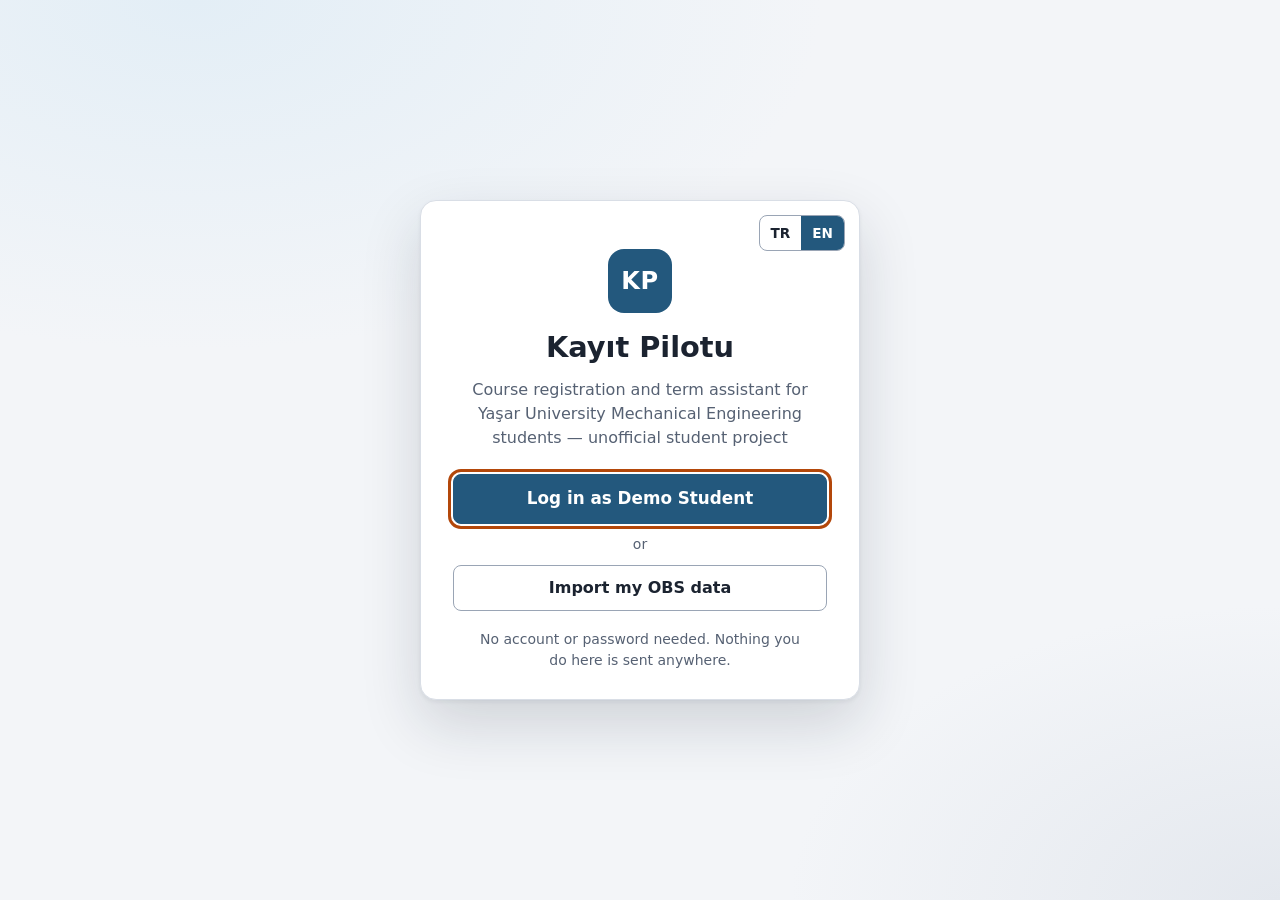
<file: index.html>
<!doctype html>
<html lang="en">
<head>
  <meta charset="utf-8">
  <meta name="viewport" content="width=device-width, initial-scale=1">
  <meta name="color-scheme" content="light dark">
  <meta name="description" content="Kayıt Pilotu: an unofficial student assistant for course registration, attendance, grades, exam dates and the road to graduation.">
  <title>Kayıt Pilotu</title>
  <link rel="stylesheet" href="css/style.css">
</head>
<body>
  <section class="entry" id="entry" data-testid="entry-screen" aria-labelledby="entry-title" hidden>
    <div class="entry-card">
      <div class="entry-lang lang" role="group" aria-label="Language">
        <button type="button" data-act="lang" data-lang="tr" aria-pressed="false" lang="tr" data-testid="entry-lang-tr">TR</button>
        <button type="button" data-act="lang" data-lang="en" aria-pressed="true" lang="en" data-testid="entry-lang-en">EN</button>
      </div>
      <span class="mark-kp mark-lg" aria-hidden="true">KP</span>
      <h1 id="entry-title" class="entry-title">Kayıt Pilotu</h1>
      <p class="entry-sub" id="entry-sub">Course registration and term assistant for Yaşar University Mechanical Engineering students — unofficial student project</p>
      <button type="button" class="btn btn-primary entry-btn" id="entry-login" data-act="enter" data-testid="entry-login">Log in as Demo Student</button>
      <p class="entry-or small muted" id="entry-or">or</p>
      <button type="button" class="btn entry-btn entry-btn-2" id="entry-import" data-act="enter-import" data-testid="entry-import">Import my OBS data</button>
      <p class="entry-note small muted" id="entry-note">No account or password needed. Nothing you do here is sent anywhere.</p>
    </div>
  </section>

  <a class="skip" id="skip" href="#main" data-act="skip">Skip to content</a>

  <header class="topbar">
    <button type="button" class="icon-btn nav-toggle" id="nav-toggle" data-act="nav" aria-controls="sidebar" aria-expanded="false" aria-label="Open menu" data-testid="nav-toggle">
      <svg class="ic" viewBox="0 0 24 24" aria-hidden="true" focusable="false" fill="none" stroke="currentColor" stroke-width="2" stroke-linecap="round"><path d="M4 6h16M4 12h16M4 18h16"/></svg>
    </button>
    <a class="brand" id="brand" href="#home" data-testid="brand"><span class="mark-kp" aria-hidden="true">KP</span><span class="brand-t" id="brand-t">Kayıt Pilotu</span></a>
    <div class="top-right">
      <span class="term-chip" id="term-chip" data-testid="term-chip">2026-2027 Fall</span>
      <div class="lang" id="langgroup" role="group" aria-label="Language">
        <button type="button" data-act="lang" data-lang="tr" id="lang-tr" aria-pressed="false" lang="tr" data-testid="lang-tr">TR</button>
        <button type="button" data-act="lang" data-lang="en" id="lang-en" aria-pressed="true" lang="en" data-testid="lang-en">EN</button>
      </div>
      <div class="who" id="who" data-testid="student-name">
        <span class="avatar" id="who-av" aria-hidden="true"></span>
        <span class="who-txt"><span class="who-name" id="who-name"></span><span class="who-sub" id="who-sub"></span></span>
      </div>
      <button type="button" class="btn btn-small logout" id="logout" data-act="logout" data-testid="logout">Log out</button>
    </div>
  </header>

  <div class="shell">
    <aside class="side" id="sidebar" aria-label="Main menu">
      <nav id="nav"></nav>
    </aside>
    <div class="scrim" data-act="nav-close" aria-hidden="true"></div>
    <div class="content">
      <main id="main" tabindex="-1">
        <noscript><p class="card">This planner requires JavaScript.</p></noscript>
      </main>
      <footer class="foot" id="foot"></footer>
    </div>
  </div>

  <dialog id="dlg-suggest" class="dlg dlg-wide" aria-labelledby="sg-title" data-testid="suggest-modal"><div class="dlg-inner" id="sg-inner"></div></dialog>
  <dialog id="dlg-summary" class="dlg" aria-labelledby="sm-title" data-testid="summary-modal"><div class="dlg-inner" id="sm-inner"></div></dialog>
  <dialog id="dlg-course" class="dlg dlg-drawer" aria-labelledby="cd-title" data-testid="course-drawer"><div class="dlg-inner" id="cd-inner"></div></dialog>

  <div id="print-area" class="print-area" aria-hidden="true"></div>
  <div id="demo-caption" class="demo-caption" popover="manual" data-testid="demo-caption" aria-hidden="true" aria-live="polite"></div>
  <div id="live" class="sr" aria-live="polite"></div>

  <script type="module" src="js/app.js"></script>
</body>
</html>
</file>
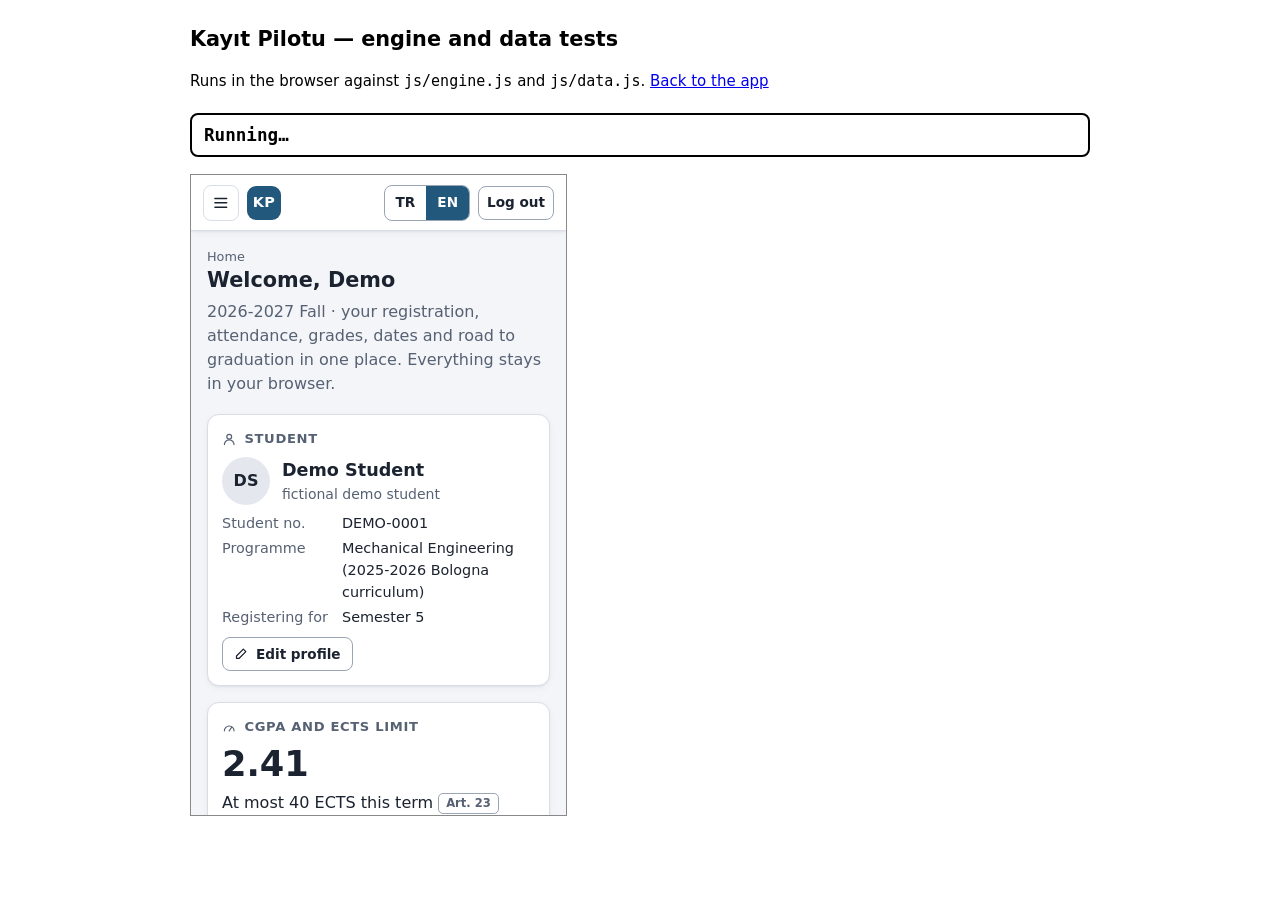
<file: tests.html>
<!doctype html>
<html lang="en">
<head>
  <meta charset="utf-8">
  <meta name="viewport" content="width=device-width, initial-scale=1">
  <meta name="color-scheme" content="light dark">
  <title>Kayıt Pilotu — engine tests</title>
  <style>
    body { font: 15px/1.5 system-ui, sans-serif; max-width: 900px; margin: 24px auto; padding: 0 16px; }
    h1 { font-size: 1.3rem; }
    h2 { font-size: 1rem; margin: 18px 0 4px; }
    ul { list-style: none; padding: 0; margin: 0; font-family: ui-monospace, Menlo, Consolas, monospace; font-size: 13px; }
    .pass::before { content: "PASS  "; font-weight: 700; color: #1d6b45; }
    .fail::before { content: "FAIL  "; font-weight: 700; color: #a3282d; }
    .fail { font-weight: 700; }
    #summary { font: 700 1.1rem ui-monospace, Menlo, Consolas, monospace; margin-top: 20px; padding: 10px 12px; border: 2px solid currentColor; border-radius: 8px; }
    @media (prefers-color-scheme: dark) { .pass::before { color: #7fd3a4; } .fail::before { color: #f29a9a; } }
  </style>
</head>
<body>
  <h1>Kayıt Pilotu — engine and data tests</h1>
  <p>Runs in the browser against <code>js/engine.js</code> and <code>js/data.js</code>. <a href="index.html">Back to the app</a></p>
  <div id="out"></div>
  <p id="summary">Running…</p>

  <script type="module">
    import * as E from './js/engine.js';
    import { NAMES_EN, titleCaseEn, DATA, SEMESTERS, SEMESTER_ECTS, SECTIONS, COURSE_MAP, PREREQS, ELECTIVES, SAMPLE, RULES, DEMO_STUDENT } from './js/data.js';
    import { STR } from './js/i18n.js';
    import * as U from './js/util.js';
    import * as A from './js/attendance.js';
    import * as G from './js/grades.js';
    import * as C from './js/calendar.js';
    import * as I from './js/ics.js';
    import * as M from './js/importer.js';
    import * as K from './js/catalog.js';
    import * as P from './js/plan.js';
    import * as R from './js/roadmap.js';
    import { CALENDAR, CLASS_TERM } from './js/data-extra.js';

    const results = [];
    let section = '';
    const group = (name) => { section = name; };
    const ok = (cond, name, extra = '') => results.push({ section, name: name + (cond || !extra ? '' : '  -> ' + extra), pass: !!cond });
    const eq = (a, b, name) => ok(JSON.stringify(a) === JSON.stringify(b), name, `got ${JSON.stringify(a)}, expected ${JSON.stringify(b)}`);

    const sec = (code, no) => SECTIONS.find((s) => s.course === code && s.no === no);
    const items = (codes, pins) => E.buildItems(codes, DATA, pins);
    const emptyProfile = () => ({ status: {}, cgpa: null, semestersCompleted: 0, graduating: false });
    const sample = () => JSON.parse(JSON.stringify(SAMPLE.profile));

    try {
      // ------------------------------------------------------------------
      group('Data integrity');
      eq(SEMESTERS.map((s) => s.courses.reduce((n, c) => n + c.ects, 0)), [30, 30, 30, 30, 30, 30, 31, 29], 'semester ECTS totals are 30,30,30,30,30,30,31,29');
      ok(SEMESTERS.every((s) => s.courses.reduce((n, c) => n + c.ects, 0) === SEMESTER_ECTS[s.n]), 'each semester total matches the heading in SOURCE_DATA.md');
      eq(SEMESTERS.reduce((n, s) => n + s.ects, 0), 240, 'curriculum totals 240 ECTS');
      eq(SEMESTERS.map((s) => s.courses.length), [6, 7, 8, 7, 6, 5, 7, 5], 'course count per semester');
      eq(ELECTIVES.length, 22, 'department elective pool has 22 courses');
      ok(SECTIONS.every((s) => COURSE_MAP[s.course]), 'every section belongs to a known course', SECTIONS.filter((s) => !COURSE_MAP[s.course]).map((s) => s.course).join(','));
      ok(SECTIONS.every((s) => s.slots.length > 0 && s.slots.every((x) => Number.isInteger(x.d) && x.d >= 0 && x.d <= 6 && Number.isInteger(x.h) && x.h >= E.FIRST_HOUR && x.h <= E.LAST_HOUR)), 'every slot has a valid day (0-6) and hour (8-21)');
      ok(SECTIONS.every((s) => new Set(s.slots.map((x) => x.d * 100 + x.h)).size === s.slots.length), 'no section lists the same slot twice');
      ok(SECTIONS.every((s) => s.cap > 0 && s.room.length > 0), 'every section has a room and a room capacity');
      eq(new Set(SECTIONS.map((s) => s.course + '/' + s.no)).size, SECTIONS.length, 'section numbers are unique per course');
      eq(SECTIONS.length, 109, 'section count matches the source (109 section lines)');
      eq(DATA.sectionsByCourse.PHYS1121.length, 17, 'PHYS1121 has 17 sections');
      eq(DATA.sectionsByCourse.MATH1131.length, 8, 'MATH1131 has 8 sections');
      ok(Object.keys(PREREQS).every((c) => COURSE_MAP[c]), 'every course with a prerequisite exists');
      eq(Object.keys(PREREQS).length, 16, '16 courses have prerequisites');
      ok(sec('TURK1110', 1).online && !sec('ME3220', 1).online, 'rooms starting with X are flagged online');
      eq(sec('ENGR2120', 3).room, 'T(-2 B14)', 'room names containing brackets are parsed');
      ok(COURSE_MAP.SOFL1101.sectionsNotLoaded && !DATA.sectionsByCourse.SOFL1101, 'SOFL1101 is flagged "sections not loaded" and has no invented sections');
      ok(COURSE_MAP.ME4830.noTimetable && E.isOffered(COURSE_MAP.ME4830, DATA), 'ME4830 (internship) is offered without timetable slots');
      eq(COURSE_MAP.ESE4240.name, null, 'ESE4240 has no invented name');
      ok(RULES.every((r) => r.art && r.en && r.tr), 'every rule has an article number and both languages');

      // ------------------------------------------------------------------
      group('Prerequisites (OR groups joined by AND)');
      const pre = (code, passed) => E.evalPrereq(code, new Set(passed), PREREQS);
      ok(!pre('ME3510', []).ok, 'ME3510 blocked with nothing passed');
      eq(pre('ME3510', []).missing.length, 2, 'ME3510 with nothing passed reports both missing groups');
      ok(!pre('ME3510', ['ME2210']).ok, 'ME3510 blocked with only ME2210 (MATH2263 missing)');
      eq(pre('ME3510', ['ME2210']).missing, [['MATH2263']], 'ME3510 with ME2210 reports exactly MATH2263 as missing');
      ok(!pre('ME3510', ['MATH2263']).ok, 'ME3510 blocked with only MATH2263 (mechanics missing)');
      eq(pre('ME3510', ['MATH2263']).missing, [['ME1222', 'ME2211', 'CE2203', 'ME2210']], 'the missing mechanics group lists all alternatives');
      ok(pre('ME3510', ['ME2210', 'MATH2263']).ok, 'ME3510 open with ME2210 and MATH2263');
      ok(pre('ME3510', ['CE2203', 'MATH2263']).ok, 'ME3510 open with old equivalent CE2203 and MATH2263');
      ok(pre('MATH1132', ['MATH131']).ok && !pre('MATH1132', []).ok, 'MATH1132 accepts old code MATH131, blocked without');
      ok(pre('ME4230', ['MATH2263', 'ME3220']).ok && !pre('ME4230', ['ME3220']).ok, 'ME4230 needs MATH2263 and (ME2222 or ME3220)');
      ok(pre('ME4410', ['CHEM1130', 'ME2220']).ok && !pre('ME4410', ['CHEM1130']).ok, 'ME4410 needs chemistry and mechanics of materials');
      ok(pre('ENGR3450', []).ok, 'a course without prerequisites is always open');

      // ------------------------------------------------------------------
      group('CGPA bands and ECTS limits');
      eq(E.cgpaBand(2.0, 4), 'high', 'CGPA 2.00 is in the 40 ECTS band');
      eq(E.cgpaBand(3.4, 4), 'high', 'CGPA 3.40 is in the 40 ECTS band');
      eq(E.cgpaBand(1.99, 4), 'normal', 'CGPA 1.99 is in the normal band');
      eq(E.cgpaBand(1.2, 1), 'normal', 'first two semesters use the normal band');
      eq(E.cgpaBand(null, 4), 'normal', 'missing CGPA uses the normal band');
      const maxFor = (cgpa, sem = 4) => E.ectsLimits({ cgpa, semestersCompleted: sem }).max;
      eq(maxFor(2.0), 40, 'CGPA 2.00 -> 40 ECTS');
      eq(maxFor(2.5), 40, 'CGPA 2.50 -> 40 ECTS');
      eq(maxFor(1.99), 32, 'CGPA 1.99 -> 32 ECTS');
      eq(maxFor(1.75), 32, 'CGPA 1.75 -> 32 ECTS');
      eq(maxFor(1.74), 32, 'CGPA 1.74 -> 32 ECTS');
      eq(maxFor(1.0), 32, 'CGPA 1.00 -> 32 ECTS');
      eq(maxFor(null), 32, 'no CGPA entered -> 32 ECTS');
      eq(maxFor(1.0, 1), 32, 'first-year student -> 32 ECTS');
      eq(maxFor(null, 0), 32, 'first-semester student without CGPA -> 32 ECTS');
      eq(maxFor(2.5, 0), 40, 'CGPA 2.50 -> 40 ECTS even when semesters completed is left at 0');
      eq(E.ectsLimits({ cgpa: 2.5, semestersCompleted: 4 }).article, '23', 'CGPA 2.00 or above cites Art. 23');
      eq(E.ectsLimits({ cgpa: 1.5, semestersCompleted: 4 }).reason, null, 'CGPA below 2.00 needs no extra hint');
      eq(E.ectsLimits({ cgpa: null, semestersCompleted: 4 }).reason, 'noCgpa', 'no CGPA -> hint to enter it');
      eq(E.ectsLimits({ cgpa: null, semestersCompleted: 1 }).reason, 'noCgpa', 'early semesters without CGPA -> hint to enter it');
      ok(!('newMax' in E.ectsLimits({ cgpa: 1.5, semestersCompleted: 4 })), 'there is no new-course sub-limit any more');
      eq(E.ectsSummary(['MATH2263', 'ME3220'], sample(), DATA), { total: 12 }, 'ECTS summary adds up the selected courses');

      // ------------------------------------------------------------------
      group('Overlap detection');
      ok(E.sectionsOverlap(sec('ME3220', 1), sec('ME4610', 1)), 'ME3220(1) and ME4610(1) overlap');
      eq(E.sharedSlots(sec('ME3220', 1).slots, sec('ME4610', 1).slots), [{ d: 1, h: 8 }, { d: 1, h: 9 }], 'they share Tue 08 and Tue 09');
      ok(E.sectionsOverlap(sec('ME3220', 1), sec('ESE4112', 1)), 'ME3220(1) and ESE4112(1) overlap');
      ok(!E.sectionsOverlap(sec('ME3220', 1), sec('ME3320', 1)), 'ME3220(1) and ME3320(1) do not overlap');
      ok(!E.sectionsOverlap(sec('ME3320', 1), sec('ME3420', 1)), 'back-to-back lessons (Fri 08-09 then 10-11) do not overlap');
      ok(E.sectionsOverlap(sec('TURK1110', 2), sec('HIST1110', 2)), 'online lessons at the same time still conflict (TURK1110(2) / HIST1110(2))');
      ok(E.masksOverlap(E.maskOf(sec('HIST1210', 1).slots), E.maskOf(sec('ISG9110', 1).slots)), 'HIST1210(1) and ISG9110(1) conflict (Wed 18-19, both online)');
      eq(E.mergeSlots(sec('ME3220', 1).slots), [{ d: 1, from: 8, to: 9 }, { d: 4, from: 12, to: 13 }], 'consecutive slots merge into ranges');
      eq([E.slotStart(8), E.slotEnd(9)], ['08:40', '10:30'], 'a lesson starts at hh:40 and ends at (hh+1):30');

      // ------------------------------------------------------------------
      group('Combination enumeration');
      eq(E.optionsFor('ENGR3450', DATA).length, 3, 'ENGR3450: sections 3 and 4 have the same times and merge into one option');
      eq(E.optionsFor('ME4910', DATA).length, 4, 'ME4910: 8 sections collapse to 4 distinct timetables');
      eq(E.enumeratePlans(items(['ME3220', 'ME3320', 'ME3420'])).total, 2, 'ME3220 + ME3320 + ME3420 has exactly 2 plans');
      const sampleItems = items(SAMPLE.selected);
      const sampleRes = E.enumeratePlans(sampleItems);
      eq(sampleRes.total, 4, 'sample selection (5 courses) has exactly 4 plans');
      eq(E.enumeratePlans(items(SAMPLE.selected, { ENGR3450: 4 })).total, 2, 'pinning ENGR3450 to section 4 leaves 2 plans');
      eq(E.enumeratePlans(items(['MATH2263', 'ME3420'])).total, 2, 'MATH2263 + ME3420: sections 2 and 4 of MATH2263 are excluded');

      const conflictFree = (its, plan) => {
        const seen = new Set();
        for (let i = 0; i < its.length; i++) for (const s of its[i].options[plan[i]].slots) {
          const k = s.d * 100 + s.h;
          if (seen.has(k)) return false;
          seen.add(k);
        }
        return true;
      };
      ok(sampleRes.plans.every((p) => conflictFree(sampleItems, p)), 'every returned plan is really conflict-free');

      // brute force over raw sections to cross-check the backtracking
      const brute = (codes) => {
        const lists = codes.map((c) => E.optionsFor(c, DATA));
        let n = 0;
        const go = (i, chosen) => {
          if (i === lists.length) { n++; return; }
          for (const o of lists[i]) if (chosen.every((p) => !E.masksOverlap(p.mask, o.mask))) go(i + 1, [...chosen, o]);
        };
        go(0, []);
        return n;
      };
      const y1 = ['PHYS1121', 'MATH1131', 'ENGR1115', 'MATH1100'];
      const y1Items = items(y1);
      const t0 = Date.now();
      const y1Res = E.enumeratePlans(y1Items);
      const ms = Date.now() - t0;
      eq(y1Res.total, brute(y1), 'PHYS1121 (17) x MATH1131 (8) x ENGR1115 x MATH1100: backtracking count equals brute force');
      ok(y1Res.total > 0 && y1Res.plans.every((p) => conflictFree(y1Items, p)), `all ${y1Res.total} first-year plans are conflict-free`);
      ok(ms < 1500, `first-year enumeration is fast (${ms} ms)`);
      const full = items(['PHYS1121', 'MATH1131', 'ENGR1115', 'MATH1100', 'UMFD1020', 'TURK1110', 'HIST1110']);
      const t1 = Date.now();
      const fullRes = E.searchPlans(full, E.DEFAULT_PREFS, { keep: 200 });
      const ms2 = Date.now() - t1;
      ok(fullRes.total > 0 && fullRes.best.length <= 200, `7 first-year courses: ${fullRes.total} plans counted, best 200 kept`);
      ok(ms2 < 4000, `ranked search over 7 courses stays fast (${ms2} ms)`);
      eq(fullRes.total, E.countPlans(full), 'searchPlans and countPlans agree on the total');

      // ------------------------------------------------------------------
      group('Ranking');
      const ranked = E.rankPlans(y1Items, y1Res.plans, { fewDays: false, lateStart: true, fewGaps: false, freeWeekend: false });
      ok(ranked[0].metrics.early === Math.min(...ranked.map((r) => r.metrics.early)), '"no lessons before 10:40" puts a plan with the fewest early lessons first');
      const byDays = E.rankPlans(y1Items, y1Res.plans, { fewDays: true, lateStart: false, fewGaps: false, freeWeekend: false });
      ok(byDays[0].metrics.campusDays === Math.min(...byDays.map((r) => r.metrics.campusDays)), '"fewest days on campus" puts a plan with the fewest campus days first');
      const byGaps = E.rankPlans(y1Items, y1Res.plans, { fewDays: false, lateStart: false, fewGaps: true, freeWeekend: false });
      ok(byGaps[0].metrics.gaps === Math.min(...byGaps.map((r) => r.metrics.gaps)), '"fewest idle gaps" puts a plan with the fewest idle hours first');
      const top = E.searchPlans(y1Items, { fewDays: true, lateStart: false, fewGaps: false, freeWeekend: false }, { keep: 5 });
      eq(top.best[0].cost, byDays[0].cost, 'searchPlans (top-k) finds the same best cost as a full sort');
      const m = E.planMetrics(items(['ME3220']), [0]);
      eq([m.days, m.campusDays, m.early, m.gaps, m.weekendDays, m.first, m.last], [2, 2, 2, 0, 0, 8, 13], 'metrics of ME3220(1): 2 days, 2 early lessons, no gaps');
      eq(E.planMetrics(items(['TURK1110']), [0]).campusDays, 0, 'online-only days are not counted as days on campus');
      const w = E.searchPlans(items(['ME4910']), { fewDays: false, lateStart: false, fewGaps: false, freeWeekend: true });
      eq(w.best[0].metrics.weekendDays, 1, 'ME4910 always uses one weekend day (reported, not hidden)');

      // ------------------------------------------------------------------
      group('No-solution explanation');
      const a = items(['ME3220', 'ME4610']);
      eq(E.enumeratePlans(a).total, 0, 'ME3220 + ME4610 has no conflict-free plan');
      const exA = E.explainNoSolution(a, { keep: { ME3220: 2, ME4610: 1 } });
      eq(exA.pairs.map((p) => [p.a, p.b]), [['ME3220', 'ME4610']], 'the clashing pair ME3220 / ME4610 is named');
      eq(exA.pairs[0].shared, [{ d: 1, h: 8 }, { d: 1, h: 9 }], 'the shared slots are Tue 08 and Tue 09');
      eq(exA.recommended, 'ME4610', 'suggests dropping the elective ME4610 rather than compulsory ME3220');
      eq(exA.plansAfter, 1, 'reports how many plans remain after the drop');
      const b = items(['ME3220', 'ESE4112', 'ME3320']);
      const exB = E.explainNoSolution(b, { keep: { ME3220: 2, ESE4112: 1, ME3320: 2 } });
      eq(exB.pairs.map((p) => [p.a, p.b]), [['ME3220', 'ESE4112']], 'ME3220 / ESE4112 named, uninvolved ME3320 is not');
      eq(exB.singleDrops, ['ESE4112', 'ME3220'], 'only the two clashing courses are offered as drops, elective first');
      const c3 = items(['ME3220', 'ME4610', 'ESE4112']);
      const exC = E.explainNoSolution(c3, {});
      eq(exC.pairs.length, 3, 'ME3220 / ME4610 / ESE4112: all three pairs clash (Tue 08-09)');
      eq(exC.singleDrops, [], 'no single drop is enough for three mutually clashing courses');
      eq(exC.pairDrops.length, 3, 'pairs of drops are proposed instead');
      const pinned = items(['MATH2263', 'ME3420'], { MATH2263: 2 });
      eq(E.enumeratePlans(pinned).total, 0, 'pinning MATH2263(2) next to ME3420 leaves no plan');
      ok(E.explainNoSolution(pinned, { unpinned: items(['MATH2263', 'ME3420']) }).pinsBlame, 'the explanation blames the pinned section');
      const multi = items(['HIST1210', 'ISG9110']);
      ok(E.explainNoSolution(multi).pairs.length === 1, 'two single-section online courses at the same time are reported as a clash');

      // ------------------------------------------------------------------
      group('Classification for this term');
      const cls = E.classify(sample(), DATA);
      eq(cls.MATH2263.cat, 'repeat', 'sample: failed compulsory MATH2263 is "must repeat first"');
      eq(cls.EEE3718.cat, 'blocked', 'sample: EEE3718 is blocked');
      eq(cls.EEE3718.missing, [['MATH2263', 'MATH263']], 'sample: EEE3718 names MATH2263 as the missing prerequisite');
      eq(cls.ME3220.cat, 'eligible', 'sample: ME3220 is eligible');
      eq(cls.ME2220.cat, 'passed', 'sample: ME2220 is already passed');
      eq(cls.ME3410.cat, 'notOffered', 'sample: ME3410 is not offered this term');
      eq(cls.ME4330.cat, 'blocked', 'sample: elective ME4330 is blocked (needs ME3330)');
      eq(cls.ME4830.cat, 'eligible', 'sample: internship ME4830 is eligible (ISG9110 passed)');
      eq(cls.ELECTMEA1.cat, 'slot', 'elective slots are reported as slots, not as courses');
      const cls0 = E.classify(emptyProfile(), DATA);
      eq(cls0.SOFL1101.cat, 'noData', 'empty profile: SOFL1101 is "sections not loaded"');
      eq(cls0.SOFL1102.cat, 'blocked', 'empty profile: SOFL1102 is blocked by SOFL1101');
      eq(cls0.MATH1131.cat, 'eligible', 'empty profile: MATH1131 is eligible');
      eq(cls0.MATH1132.cat, 'blocked', 'empty profile: MATH1132 is blocked by MATH1131');
      const failedElective = sample();
      failedElective.status.ME4610 = 'failed';
      eq(E.classify(failedElective, DATA).ME4610.cat, 'eligible', 'a failed elective is not forced into "must repeat"');
      ok(DATA.courses.every((c) => cls[c.code] && cls[c.code].cat), 'every course gets a category');

      // ------------------------------------------------------------------
      group('Pre-flight check');
      const run = (selected, profile, feasible = true) => Object.fromEntries(E.preflight({ selected, profile, data: DATA, feasible }).map((c) => [c.id, c]));
      const good = run(SAMPLE.selected, sample());
      eq(Object.values(good).map((c) => c.state), ['pass', 'pass', 'pass', 'pass', 'pass'], 'sample plan passes all five checks');
      eq(Object.values(good).map((c) => c.article), ['29(3)', '28(c)', '23', '26', '22(1)'], 'each check cites its article');
      const noRepeat = run(['ME3220', 'ME3320', 'ME3420', 'ENGR3450'], sample());
      eq(noRepeat.repeat.state, 'fail', 'leaving out failed MATH2263 fails the repeat-first check');
      eq(noRepeat.repeat.missingRepeats, ['MATH2263'], 'and names MATH2263');
      eq(run(['ME3220'], sample()).min.state, 'fail', '5 ECTS fails the 20 ECTS minimum');
      const grad = sample();
      grad.graduating = true;
      eq([run(['ME3220'], grad).min.state, run(['ME3220'], grad).min.exceptionUsed], ['pass', true], 'graduating student: minimum does not apply');
      eq(run(['ME3220', 'ME4610'], sample(), false).overlap.state, 'fail', 'an infeasible selection fails the overlap check');
      eq(run(['EEE3718'], sample()).prereq.state, 'fail', 'a course with a missing prerequisite fails the prerequisite check');
      const low = sample();
      low.cgpa = 1.8;
      eq(run(['MATH2263', 'ME3220', 'ME3320', 'ME3420', 'ENGR3450', 'UFND7010'], low).ects.state, 'pass', 'CGPA 1.80: 28 ECTS is within the 32 ECTS limit');
      eq(run(['MATH2263', 'ME3220', 'ME3320', 'ME3420', 'ENGR3450'], low).ects.limits.max, 32, 'CGPA 1.80: limit is 32');
      const low2 = run(['MATH2263', 'ME3220', 'ME3320', 'ME3420', 'ENGR3450', 'UFND7010', 'ESE4212'], low);
      eq([low2.ects.sum.total, low2.ects.state, low2.ects.overTotal], [34, 'fail', true], 'CGPA 1.80: 34 ECTS breaks the 32 ECTS limit while 40 would have allowed it');
      eq(run(['MATH2263', 'ME3220', 'ME3320', 'ME3420', 'ENGR3450', 'UFND7010', 'ESE4212'], sample()).ects.state, 'pass', 'CGPA 2.41: the same 34 ECTS is fine (limit 40)');
      const noCgpa = sample();
      noCgpa.cgpa = null;
      eq(run(['ME3220'], noCgpa).ects.state, 'warn', 'no CGPA entered: ECTS check is a note, limit 32');
      const many = run(['MATH2263', 'ME3220', 'ME3320', 'ME3420', 'ENGR3450', 'ESE4212', 'ENGR4451', 'UFND7010', 'ME4830'], sample());
      eq([many.ects.sum.total, many.ects.state], [44, 'fail'], 'CGPA 2.41: 44 ECTS breaks the 40 ECTS limit');
      const sofl = emptyProfile();
      eq(run(['SOFL1101', 'MATH1131'], sofl).overlap.state, 'warn', 'a course without loaded sections turns the overlap check into a note, not a pass');

      // ------------------------------------------------------------------
      group('Registration helpers');
      eq(E.currentSemester(sample()), 5, 'sample student (4 semesters done) registers for semester 5');
      eq(E.currentSemester(emptyProfile()), 1, 'a new student registers for semester 1');
      eq(E.currentSemester({ semestersCompleted: 11 }), 8, 'past 8 semesters the curriculum ends at semester 8');
      const rp = E.registrationPlan(sample(), DATA);
      eq(rp.semester, 5, 'registration plan is for semester 5');
      eq(rp.locked, ['MATH2263'], 'failed MATH2263 is the only locked retake');
      eq(rp.auto, ['MATH2263', 'ENGR3450', 'ME3220', 'ME3320', 'ME3420'], 'retake first, then the offered compulsory courses of semester 5');
      eq(rp.rows.find((r) => r.code === 'MATH2263').role, 'retake', 'MATH2263 row is marked as a retake (alttan)');
      const eeeRow = rp.rows.find((r) => r.code === 'EEE3718');
      eq([eeeRow.state, eeeRow.missing], ['blocked', [['MATH2263', 'MATH263']]], 'EEE3718 is listed as blocked and names MATH2263');
      ok(!rp.rows.some((r) => r.code === 'UNVELECTME1'), 'elective slots are not listed as compulsory rows');
      ok(!rp.rows.some((r) => r.code === 'ME2220'), 'passed courses are not listed');
      const optCodes = rp.optional.map((o) => o.code);
      ok(['ENGR4451', 'ESE4112', 'ME4610'].every((c) => rp.optional.find((o) => o.code === c && o.group === 'elective' && o.cat === 'eligible')), 'offered department electives can be added');
      eq(rp.optional.find((o) => o.code === 'ME4330').cat, 'blocked', 'blocked elective ME4330 is listed as blocked, not addable');
      ok(!optCodes.includes('ME4110'), 'electives not offered this term are not listed');
      ok(rp.optional.some((o) => o.code === 'UFND7010' && o.group === 'other'), 'earlier course not taken yet (UFND7010) can be added');
      ok(rp.optional.some((o) => o.code === 'ME4830' && o.group === 'other'), 'internship ME4830 can be added');
      ok(!optCodes.some((c) => rp.auto.includes(c)), 'automatic courses are not offered again as optional');
      const notOff = sample();
      notOff.status.ME3410 = 'failed';
      eq(E.registrationPlan(notOff, DATA).rows.find((r) => r.code === 'ME3410'), { code: 'ME3410', role: 'retake', state: 'notOffered', missing: [] }, 'a failed course that is not offered is listed as "not offered", not added');
      const newbie = E.registrationPlan(emptyProfile(), DATA);
      eq(newbie.auto, ['ENGR1115', 'MATH1100', 'MATH1131', 'PHYS1121', 'SOFL1101', 'UMFD1020'], 'a new student gets all semester-1 courses');

      eq(E.composeSelection(rp), rp.auto, 'by default the selection is the automatic list');
      eq(E.composeSelection(rp, { dropped: ['MATH2263', 'ENGR3450'] }), ['MATH2263', 'ME3220', 'ME3320', 'ME3420'], 'a locked retake cannot be dropped; other compulsory courses can');
      eq(E.composeSelection(rp, { added: ['ENGR4451', 'ME4330', 'ME4110', 'ENGR4451'] }), [...rp.auto, 'ENGR4451'], 'only addable courses are added, once');
      eq(E.ectsSummary(E.composeSelection(rp), sample(), DATA).total, 27, 'sample registration starts with 27 ECTS');

      ok(E.needsSection('ME3220', DATA) && !E.needsSection('ME4830', DATA) && !E.needsSection('SOFL1101', DATA), 'needsSection: timed courses only');
      eq(E.resolveSections(rp.auto, {}, DATA), { ME3220: 1, ME3420: 1 }, 'single-section courses are chosen automatically');
      eq(E.resolveSections(rp.auto, { MATH2263: 3, ENGR3450: 4 }, DATA), { MATH2263: 3, ENGR3450: 4, ME3220: 1, ME3420: 1 }, 'picked sections are kept');
      eq(E.resolveSections(['MATH2263'], { MATH2263: 9 }, DATA), {}, 'a section number that does not exist is ignored');
      eq(E.resolveSections(['ME4830', 'SOFL1101'], {}, DATA), {}, 'courses without timed sections need no section');

      const chosen = E.chosenSections({ ME3220: 1, ME3420: 1 }, DATA);
      eq(chosen.map((c) => [c.code, c.no, c.slots.length]), [['ME3220', 1, 4], ['ME3420', 1, 4]], 'chosenSections returns the slots of each chosen section');
      const mc = E.sectionConflicts('MATH2263', chosen, DATA);
      eq(mc.map((x) => [x.option.nos, x.clashes.map((c) => c.code)]), [[[1], []], [[2], ['ME3420']], [[3], []], [[4], ['ME3420']]], 'MATH2263: sections 2 and 4 clash with ME3420, 1 and 3 are free');
      eq(mc[1].clashes[0].shared, [{ d: 2, h: 8 }, { d: 2, h: 9 }], 'the clash is named with its slots (Wed 08:40 and 09:40)');
      const ec = E.sectionConflicts('ESE4112', chosen, DATA);
      eq([ec[0].clashes[0].code, ec[0].clashes[0].shared[0]], ['ME3220', { d: 1, h: 8 }], 'ESE4112 clashes with ME3220 on Tuesday 08:40');
      eq(E.sectionConflicts('ME3220', chosen, DATA)[0].clashes, [], 'a course is never reported as clashing with itself');
      eq(E.chosenClashes(chosen), [], 'ME3220(1) and ME3420(1) do not clash');
      eq(E.chosenClashes(E.chosenSections({ ME3220: 1, ME4610: 1 }, DATA)).map((p) => [p.a, p.b, p.shared.length]), [['ME3220', 'ME4610', 2]], 'chosenClashes finds ME3220(1) / ME4610(1)');

      eq(['MATH2263', 'ME3220', 'ENGR4451', 'ME4830', 'UFND7010'].map((c) => E.courseRole(c, sample(), DATA)), ['retake', 'compulsory', 'elective', 'internship', 'compulsory'], 'course roles: retake, compulsory, elective, internship');

      // Whole flow on the sample student: auto list -> best plan -> all checks pass.
      const flowItems = items(E.composeSelection(rp));
      const flow = E.searchPlans(flowItems, E.DEFAULT_PREFS);
      eq(flow.total, 4, 'automatic list of the sample student has exactly 4 conflict-free timetables');
      const picks = {};
      flowItems.forEach((it, i) => { const o = it.options[flow.best[0].plan[i]]; if (!o.untimed) picks[it.code] = o.nos[0]; });
      const resolved = E.resolveSections(E.composeSelection(rp), picks, DATA);
      eq(Object.keys(resolved).length, 5, 'using the best plan gives a section for every course');
      eq(E.chosenClashes(E.chosenSections(resolved, DATA)), [], 'the best plan has no clash');
      const flowChecks = E.preflight({ selected: E.composeSelection(rp), profile: sample(), data: DATA, feasible: E.isFeasible(items(E.composeSelection(rp), resolved)) });
      eq(flowChecks.map((c) => c.state), ['pass', 'pass', 'pass', 'pass', 'pass'], 'the sample registration passes all five checks');

      // ------------------------------------------------------------------
      group('Interface texts and demo data');
      const enKeys = Object.keys(STR.en).sort();
      const trKeys = Object.keys(STR.tr).sort();
      eq(enKeys.filter((k) => !STR.tr[k]), [], 'every English key has a Turkish text');
      eq(trKeys.filter((k) => !STR.en[k]), [], 'every Turkish key has an English text');
      ok(DEMO_STUDENT && /Demo/.test(DEMO_STUDENT.name) && /Demo/.test(DEMO_STUDENT.advisor), 'demo student and advisor are visibly fictional placeholders');
      ok(DATA.courses.every((c) => typeof c.nameEn === 'string' && c.nameEn.length > 0), 'every course code in the data has an English name', DATA.courses.filter((c) => !c.nameEn).map((c) => c.code).join(','));
      ok(Object.keys(NAMES_EN).length >= 60 && ELECTIVES.every((c) => NAMES_EN[c.code]), 'English names cover the curriculum and the elective pool');
      eq(titleCaseEn('DIFFERENTIAL EQUATIONS AND DYNAMICAL SYSTEMS'), 'Differential Equations and Dynamical Systems', 'title case keeps small words lower case');
      eq(titleCaseEn('INTRODUCTION TO ME'), 'Introduction to ME', 'title case keeps ME upper case');
      eq(titleCaseEn('ENGINEERING MECHANICS II'), 'Engineering Mechanics II', 'title case keeps roman numerals');
      eq(titleCaseEn('GEN-AI FOR ENGINEERING APPLICATIONS'), 'Gen-AI for Engineering Applications', 'title case handles Gen-AI and for');

      // ------------------------------------------------------------------
      group('Number guards (no NaN on screen)');
      eq([U.toNum('1,88'), U.toNum(' 2.5 '), U.toNum('-3'), U.toNum('.5'), U.toNum(7)], [1.88, 2.5, -3, 0.5, 7], 'toNum accepts decimal comma, spaces, sign, leading dot');
      eq([U.toNum(''), U.toNum('abc'), U.toNum('1.2.3'), U.toNum('1e999'), U.toNum(NaN), U.toNum(Infinity), U.toNum(null), U.toNum(undefined), U.toNum({})], [null, null, null, null, null, null, null, null, null], 'toNum rejects empty, text, NaN, Infinity, null, undefined, objects');
      eq([U.fmtNum(NaN), U.fmtNum(undefined), U.fmtNum(null), U.fmtNum(Infinity), U.fmtNum('3')], ['—', '—', '—', '—', '—'], 'fmtNum shows a dash for anything that is not a finite number');
      eq([U.fmtNum(1.875, { digits: 2 }), U.fmtNum(1.875, { digits: 2, lang: 'tr' }), U.fmtNum(-0.0001, { digits: 1 }), U.fmtNum(12.6, { digits: 1 })], ['1.88', '1,88', '0.0', '12.6'], 'fmtNum rounds half up, uses a comma in Turkish and never shows -0');
      eq([U.ratio(1, 0), U.ratio(NaN, 2), U.ratio(3, 4)], [null, null, 0.75], 'ratio guards division by zero and NaN');
      eq([U.clamp(NaN, 0, 4), U.clamp(5, 0, 4), U.clamp(-1, 0, 4)], [0, 4, 0], 'clamp turns NaN into the lower bound');
      ok(U.hasBadText('CGPA NaN') && U.hasBadText('undefined ECTS') && U.hasBadText('[object Object]') && !U.hasBadText('Nanotechnology, 12.6 h'), 'hasBadText spots NaN / undefined / [object Object] but not normal words');

      // ------------------------------------------------------------------
      group('Attendance (Art. 29(2))');
      eq(A.parseTul('3+2+0'), { t: 3, u: 2, l: 0 }, 'T+U+L is parsed');
      eq([A.parseTul(null), A.parseTul('-'), A.parseTul('3+x+0')], [null, null, null], 'missing or malformed T+U+L gives null');
      const l2263 = A.attendanceLimits(COURSE_MAP.MATH2263.tul);
      eq([l2263.theoryHours, l2263.theoryAllowed, l2263.practiceHours, l2263.practiceAllowed], [42, 12.6, 28, 5.6], 'MATH 2263 (3+2+0): theory 42 h -> 12.6 h allowed; practice 28 h -> 5.6 h (EXTRA_DATA C)');
      const lUfnd = A.attendanceLimits(COURSE_MAP.UFND7010.tul);
      eq([lUfnd.theoryAllowed, lUfnd.practiceAllowed], [0, 5.6], 'UFND 7010 (0+2+0): practice only');
      const l4910 = A.attendanceLimits(COURSE_MAP.ME4910.tul);
      eq([l4910.theoryAllowed, l4910.practiceAllowed], [4.2, 11.2], 'ME 4910 (1+4+0): 4.2 h theory, 11.2 h practice');
      eq(A.attendanceLimits(COURSE_MAP.ENGR4451.tul), null, 'electives without T+U+L in the source get no invented limit');
      ok(DATA.courses.filter((c) => c.tul).every((c) => { const x = A.attendanceLimits(c.tul); return Object.values(x).every(U.isNum); }), 'every course with T+U+L gives finite limits');
      eq(A.wholeHours(12.6), 12, 'at most 12 whole hours can be missed when 12.6 h are allowed');
      eq(A.attendanceStatus(0, 12.6).state, 'ok', '0 h used: ok');
      eq(A.attendanceStatus(9, 12.6).state, 'ok', '9 of 12.6 h (71%): ok');
      eq(A.attendanceStatus(9.45, 12.6).state, 'warn', '75% used: warning');
      eq(A.attendanceStatus(12, 12.6).state, 'last', '12 of 12.6 h: one more hour goes over');
      eq(A.attendanceStatus(13, 12.6).state, 'over', '13 of 12.6 h: over the limit');
      eq(A.attendanceStatus(5, 5.6).state, 'last', 'practice 5 of 5.6 h: one more hour goes over');
      eq(A.attendanceStatus(3, 0).state, 'none', 'no hours of that kind: no status');
      const sNaN = A.attendanceStatus(NaN, NaN);
      ok(sNaN.state === 'none' && Object.values(sNaN).filter((v) => typeof v === 'number').every(U.isNum), 'NaN input gives a safe "none" status with finite numbers');
      eq(A.attendanceStatus(-4, 12.6).used, 0, 'negative usage counts as 0');
      eq([A.cleanUsed('3'), A.cleanUsed(-1), A.cleanUsed('x'), A.cleanUsed(2.6), A.cleanUsed(500, 42)], [3, 0, 0, 3, 42], 'stored usage is cleaned to whole, non-negative, capped hours');
      eq([A.worstState('ok', 'last'), A.worstState('over', 'warn')], ['last', 'over'], 'the more serious state wins for the course badge');

      // ------------------------------------------------------------------
      group('Grades and final needed (Bologna weights)');
      eq(Object.keys(G.ASSESSMENTS).length, 41, 'all 41 assessment lines of EXTRA_DATA A are parsed');
      ok(Object.keys(G.ASSESSMENTS).every((c) => COURSE_MAP[c]), 'every assessed course exists in the data');
      eq(Object.values(G.ASSESSMENTS).filter((s) => !s.complete).map((s) => [s.code, s.total]), [['ESE3260', 60], ['UMFD1720', 40]], 'exactly ESE3260 (60%) and UMFD1720 (40%) are incomplete in the source');
      ok(Object.values(G.ASSESSMENTS).filter((s) => !s.complete).every((s) => s.sourceNote), 'incomplete schemes keep the source note');
      eq(Object.values(G.ASSESSMENTS).filter((s) => s.complete && !s.hasFinal).map((s) => s.code), ['ENGR4411', 'ENGR4451'], 'ENGR4411 and ENGR4451 have no final');
      const s3320 = G.ASSESSMENTS.ME3320;
      eq(s3320.items.map((i) => [i.name, i.count, i.weight]), [['Mid-Term', 1, 30], ['Quiz', 2, 20], ['Practice', 1, 10], ['Final', 1, 40]], 'ME3320 scheme is parsed item by item');
      eq(G.itemAverage(s3320.items[1], [80, 70]), { avg: 75, entered: 2, needed: 2, complete: true }, 'Quiz~2 is the average of both quizzes');
      eq(G.itemAverage(s3320.items[1], [80]).complete, false, 'one of two quizzes entered: not complete yet');
      eq(G.itemAverage(G.ASSESSMENTS.MATH2263.items[2], [88]).complete, true, 'Practice~14 takes one average score (more than 4 instances)');
      eq(G.itemAverage(s3320.items[0], [120]).entered, 0, 'scores above 100 are ignored');
      const fn = G.finalNeeded(s3320, { 0: [60], 1: [80, 70], 2: [90] });
      eq(fn.earned, 42, 'ME3320: 60×30% + 75×20% + 90×10% = 42 points before the final');
      const row = (l) => fn.rows.find((r) => r.letter === l);
      eq([row('A').need, row('A').state], [null, 'impossible'], 'A needs (90-42)/0.4 = 120 -> impossible');
      eq([row('B+').need, row('B+').state], [95, 'need'], 'B+ needs (80-42)/0.4 = 95');
      eq(row('C').need, 45, 'C needs (60-42)/0.4 = 45');
      eq(row('D').need, 7.5, 'D needs (45-42)/0.4 = 7.5');
      const fnRound = G.finalNeeded(G.ASSESSMENTS.MATH2260, { 0: [61], 1: [77] }); // earned 24.4+7.7 = 32.1; C: (60-32.1)/0.5 = 55.8
      eq(fnRound.rows.find((r) => r.letter === 'C').need, 55.8, 'needed final is exact to one decimal (MATH2260, C: 55.8)');
      const fnUp = G.finalNeeded(G.ASSESSMENTS.ME3220, { 0: [77] }); // earned 30.8; B: (75-30.8)/0.6 = 73.666… -> 73.7
      eq(fnUp.rows.find((r) => r.letter === 'B').need, 73.7, 'needed final is rounded UP (73.67 -> 73.7), never down');
      const secured = G.finalNeeded(G.ASSESSMENTS.ME2710, { 0: [100, 100] });
      eq(secured.rows.find((r) => r.letter === 'C').state, 'secured', 'ME2710 with 60 points before the final: C is secured with any final');
      eq(G.finalNeeded(G.ASSESSMENTS.ME4610, {}).rows.find((r) => r.letter === 'A').need, 90, 'ME4610 (final 100%): the final score is the course score');
      eq(G.finalNeeded(s3320, { 0: [60] }).status, 'missing', 'non-final items not entered yet: no projection');
      eq(G.finalNeeded(G.ASSESSMENTS.ESE3260, { 0: [90], 1: [90, 90], 2: [90], 3: [90] }).status, 'incomplete', 'incomplete weights (ESE3260): never projected');
      eq(G.finalNeeded(G.ASSESSMENTS.ESE3260, {}).rows, [], 'incomplete weights give no letter rows');
      eq(G.finalNeeded(null, {}).status, 'noScheme', 'a course without weights in the source says so');
      eq(G.finalNeeded(G.ASSESSMENTS.ENGR4451, {}).status, 'noFinal', 'ENGR4451 (project 100%) has no final to compute');
      const tw = G.totalWithoutFinal(G.ASSESSMENTS.ENGR4411, { 0: [70], 1: [80], 2: [90] });
      eq([tw.total, tw.letter], [82, 'B+'], 'ENGR4411 without final: 21 + 16 + 45 = 82 -> B+ (example thresholds)');
      eq(G.totalWithoutFinal(G.ASSESSMENTS.ENGR4411, { 0: [70] }).total, null, 'no-final course with missing items: no total yet');
      ok(G.validThresholds(G.DEFAULT_THRESHOLDS), 'default thresholds are valid');
      ok(!G.validThresholds({ ...G.DEFAULT_THRESHOLDS, B: 81 }) && !G.validThresholds({ ...G.DEFAULT_THRESHOLDS, D: NaN }), 'non-decreasing or NaN thresholds are rejected');
      eq(G.finalNeeded(s3320, { 0: [60], 1: [80, 70], 2: [90] }, { ...G.DEFAULT_THRESHOLDS, A: 'x' }).status, 'badThresholds', 'invalid thresholds: no projection instead of NaN');
      eq([G.letterFor(90), G.letterFor(89.99), G.letterFor(44), G.letterFor(NaN)], ['A', 'A-', 'F', null], 'letterFor uses the thresholds and guards NaN');
      eq(G.LETTERS.map((x) => x.gp), [4, 3.7, 3.3, 3, 2.7, 2.3, 2, 1.7, 1.3, 1, 0], 'standard 4.00 letter scale');
      eq(G.letterKey('A-') + G.letterKey('B+'), 'AmBp', 'letter keys are safe for ids');
      ok(Object.values(G.ASSESSMENTS).every((s) => { const r = G.finalNeeded(s, {}); return r.rows.every((x) => x.need === null || U.isNum(x.need)); }), 'no scheme ever produces a NaN target');

      // ------------------------------------------------------------------
      group('Calendar');
      ok(C.isIso('2026-10-23') && !C.isIso('2026-02-30') && !C.isIso('23.10.2026') && !C.isIso(''), 'ISO dates are validated (2026-02-30 is rejected)');
      eq([C.weekday('2026-09-21'), C.weekday('2026-10-28'), C.weekday('2026-10-29'), C.weekday('2026-11-07')], [0, 2, 3, 5], 'weekdays: 21 Sep Mon, 28 Oct Wed, 29 Oct Thu, 7 Nov Sat (as the calendar says)');
      eq(C.daysBetween('2026-10-23', '2026-10-28'), 5, 'days between two dates');
      eq(C.addDays('2026-12-31', 1), '2027-01-01', 'adding days crosses the year');
      eq(C.resolveToday('?today=2026-09-10'), '2026-09-10', '?today=YYYY-MM-DD sets "today"');
      eq(C.resolveToday('?today=2026-13-40', new Date(2026, 9, 23)), '2026-10-23', 'an invalid ?today falls back to the real date');
      ok(CALENDAR.every((e) => C.isIso(e.start) && C.isIso(e.end) && e.end >= e.start && e.en && e.tr), 'every official event has valid dates and both languages');
      eq(new Set(CALENDAR.map((e) => e.id)).size, CALENDAR.length, 'event ids are unique');
      const up = C.upcoming(CALENDAR, '2026-10-23', { withinDays: 21 });
      eq(up.map((e) => e.id), ['hol-republic', 'fall-makeup-1'], 'from 23 Oct 2026, the next 21 days hold the Republic Day break and the first make-up day');
      eq(C.nextOfKind(CALENDAR, 'registration', '2026-10-23').id, 'spring-reg', 'next registration window after 23 Oct 2026 is Spring (26-29 Jan 2027)');
      eq(C.nextOfKind(CALENDAR, 'registration', '2026-09-15').state, 'ongoing', 'on 15 Sep 2026 the Fall registration is ongoing');
      eq(C.relativeEvents(CALENDAR, '2026-10-23').find((e) => e.id === 'fall-withdraw').state, 'past', 'the withdrawal deadline (9 Oct) is past on 23 Oct');
      eq(C.countdown(Date.UTC(2027, 0, 26), Date.UTC(2026, 9, 23)), { past: false, days: 95, hours: 0, minutes: 0 }, 'countdown in days, hours, minutes');
      eq(C.countdown(1, 2).past, true, 'a past target says so');
      eq(C.countdown(NaN, 0), null, 'countdown guards NaN');
      eq([C.parseTime('09:30'), C.parseTime('24:00'), C.parseTime('9:30')], [570, null, null], 'HH:MM times are validated');
      eq(C.parseLocalDateTime('2027-01-26T10:00'), { date: '2027-01-26', time: '10:00' }, 'datetime-local values are parsed');

      // ------------------------------------------------------------------
      group('iCalendar export');
      eq(I.icsEscape('a,b;c\\d\ne'), 'a\\,b\\;c\\\\d\\ne', 'TEXT values escape comma, semicolon, backslash and newline');
      const longLine = 'SUMMARY:' + 'Çok uzun bir başlık, Türkçe karakterlerle: ğüşıöç '.repeat(4);
      const folded = I.foldLine(longLine);
      ok(folded.split('\r\n').every((l) => new TextEncoder().encode(l).length <= 75), 'long lines are folded at 75 octets');
      eq(folded.split('\r\n').map((l, i) => (i ? l.slice(1) : l)).join(''), longLine, 'folding never splits a character and unfolds back to the original');
      eq(I.localToUtc('2026-11-10', 13 * 60), '20261110T100000Z', '13:00 Turkey time is 10:00 UTC');
      const ics = I.buildIcs({
        name: 'Test',
        dtstamp: new Date(Date.UTC(2026, 9, 23, 8, 0, 0)),
        events: [
          { uid: 'a@x', summary: 'Course registration (Spring)', date: '2027-01-26', endDate: '2027-01-29' },
          { uid: 'b@x', summary: 'Midterm: ME 3320, room M113', location: 'M113', date: '2026-11-10', start: 13 * 60, end: 15 * 60 },
          { uid: 'c@x', summary: 'Bad date', date: '2026-02-30' },
        ],
      });
      eq(I.validateIcs(ics), [], 'the generated file is valid iCalendar (CRLF, folding, BEGIN/END, UID, DTSTAMP, DTSTART, SUMMARY)');
      ok(ics.includes('DTSTART;VALUE=DATE:20270126\r\nDTEND;VALUE=DATE:20270130'), 'date ranges are all-day events with an exclusive end date');
      ok(ics.includes('DTSTART:20261110T100000Z\r\nDTEND:20261110T120000Z'), 'timed events are written in UTC');
      ok(ics.includes('SUMMARY:Midterm: ME 3320\\, room M113'), 'the summary is escaped');
      ok(ics.includes('DTSTAMP:20261023T080000Z'), 'DTSTAMP is written');
      ok(!ics.includes('Bad date'), 'an event with an invalid date is skipped, not written half-formed');
      eq((ics.match(/BEGIN:VEVENT/g) || []).length, 2, 'two valid events');
      const wk = I.weeklyClassEvents([
        { key: 'ME3420-1-2-8', summary: 'ME 3420', location: 'M534', d: 2, fromMin: 8 * 60 + 40, toMin: 10 * 60 + 30 },
        { key: 'ME3320-1-4-8', summary: 'ME 3320', location: 'M113', d: 4, fromMin: 8 * 60 + 40, toMin: 10 * 60 + 30 },
      ], CLASS_TERM);
      eq(wk.map((e) => [e.date, (e.exdates || []).join(','), e.weeklyUntil || '']), [['2026-09-23', '2026-10-28', '2026-12-25'], ['2026-11-07', '', ''], ['2026-09-25', '', '2026-12-25']], 'weekly classes: first Wednesday 23 Sep, no class 28 Oct, extra make-up on Sat 7 Nov; Friday class untouched');
      const icsW = I.buildIcs({ events: wk, dtstamp: new Date(Date.UTC(2026, 9, 23)) });
      eq(I.validateIcs(icsW), [], 'weekly class export is valid');
      ok(icsW.includes('RRULE:FREQ=WEEKLY;UNTIL=20261225T205900Z') && icsW.includes('EXDATE:20261028T054000Z'), 'RRULE ends with the term and EXDATE matches the start time');
      ok(I.validateIcs('BEGIN:VCALENDAR\nEND:VCALENDAR').length > 0, 'the validator rejects bare LF files');
      ok(I.validateIcs('BEGIN:VCALENDAR\r\nVERSION:2.0\r\nPRODID:x\r\nBEGIN:VEVENT\r\nSUMMARY:x\r\nEND:VEVENT\r\nEND:VCALENDAR\r\n').some((p) => p.includes('UID')), 'the validator rejects events without UID');

      // ------------------------------------------------------------------
      group('OBS import (fictional sample paste)');
      const imp = M.parseObsStatus(M.SAMPLE_PASTE, DATA);
      eq(imp.counts, { rows: 21, passed: 16, failed: 3, inProgress: 1, notTaken: 1 }, 'rows are classified: 16 passed, 3 failed, 1 in progress, 1 not taken');
      eq(imp.cgpa, 1.88, 'CGPA "Genel Not Ort 1,88" is read with a decimal comma');
      eq(imp.credits, 88, '"Alınan Kredi 88" is read');
      eq(imp.semesters, 3, 'three fall/spring terms with grades (summer is not counted)');
      eq(imp.status.ENGR1115, 'passed', 'ENGR 1115 taken as SE 1115 with D: passed (D and above pass)');
      eq([imp.status.PHYS1121, imp.status.CHEM1130, imp.status.PHYS1122], ['failed', 'failed', 'failed'], 'F, NA and W are not passed');
      eq(imp.status.ME2210, 'passed', 'old-style DD counts as a pass');
      eq(imp.status.ME2710, undefined, 'a course in progress (term, no grade) is not marked');
      eq(imp.status.TURK1110, undefined, 'a row without a term is not taken');
      eq([imp.status.ELECTMEA1, imp.status.ME4610], ['passed', 'passed'], 'elective slot A1 filled with ME 4610: slot and elective are both passed');
      eq(imp.unknownCodes, ['XYZ 1000'], 'codes outside this curriculum are listed, not invented');
      ok(Object.keys(imp.status).every((c) => COURSE_MAP[c]), 'only known codes get a status');
      const one = M.parseObsStatus('ENGR 1115\nPROGRAMLAMAYA GİRİŞ\nZ\n5\n[22-23G]\nSE 1115\nPROGRAMLAMAYA GİRİŞ\n6\nFF\nMATH 1100\nMATEMATİKSEL MANTIK\nZ\n5\nGenel Not Ort 2,05', DATA);
      eq([one.status.ENGR1115, one.counts.rows, one.counts.notTaken, one.cgpa], ['failed', 2, 1, 2.05], 'newline-separated cells: FF fails, row without term not taken, CGPA read');
      const pipes = M.parseObsStatus('ENGR 1115 | PROGRAMLAMAYA GİRİŞ | Z | 5 | [22-23G] | SE 1115 | PROGRAMLAMAYA GİRİŞ | 6 | D', DATA);
      eq(pipes.status, { ENGR1115: 'passed' }, 'the " | " separated format of the brief is parsed');
      const spaced = M.parseObsStatus('MATH 1131 ANALİZ I Z 7 [22-23G] MATH 1131 ANALİZ I 7 B-', DATA);
      eq(spaced.status, { MATH1131: 'passed' }, 'a row pasted as one space-separated line is parsed');
      const retake = M.parseObsStatus('PHYS 1121\tFİZİK I\tZ\t7\t[22-23G]\tPHYS 1121\tFİZİK I\t7\tF\nPHYS 1121\tFİZİK I\tZ\t7\t[23-24G]\tPHYS 1121\tFİZİK I\t7\tC', DATA);
      eq(retake.status.PHYS1121, 'passed', 'a failed course passed on a later attempt counts as passed');
      eq([M.gradeResult('d'), M.gradeResult('D+'), M.gradeResult('U'), M.gradeResult('NA'), M.gradeResult('W'), M.gradeResult('x')], ['passed', 'passed', 'failed', 'failed', 'failed', null], 'grade results');
      const empty = M.parseObsStatus('', DATA);
      eq([empty.counts.rows, empty.cgpa, empty.semesters], [0, null, 0], 'an empty paste gives an empty preview, not an error');
      eq(M.parseObsStatus('GANO 7,5', DATA).cgpa, null, 'a CGPA outside 0-4 is ignored');
      eq(M.normCode('UNV ELECT ME1'), 'UNVELECTME1', 'slot codes match the app codes');

      // ------------------------------------------------------------------
      group('Catalogue');
      eq(K.normalize('ANALİZ  II'), 'analiz ii', 'search is case- and accent-insensitive (Turkish İ)');
      eq(K.normalize('Işık Şüğö'), 'isik sugo', 'Turkish letters fold to ASCII for search');
      eq(K.unlocks('MATH2263', PREREQS).direct, ['EEE3718', 'ME3510', 'ME4230'], 'MATH 2263 directly unlocks EEE3718, ME3510, ME4230');
      eq(K.unlocks('ME2210', PREREQS).all, ['ME2220', 'ME3220', 'ME3510', 'ME3410', 'ME4120', 'ME4410', 'ME4230'], 'ME 2210 unlocks a chain (transitively, breadth first)');
      eq(K.unlocks('ME4910', PREREQS).all, ['ME4920'], 'ME 4910 unlocks ME 4920');
      eq(K.unlocks('ENGR3450', PREREQS).all, [], 'a course nothing depends on unlocks nothing');
      eq(K.requiresChain('ME4230', PREREQS, COURSE_MAP).map((x) => x.code), ['ME4230', 'MATH2263', 'MATH1131', 'ME3220', 'ME2210'].filter((c) => PREREQS[c]), 'ME 4230 needs MATH 2263 (needs MATH 1131) and ME 3220 (needs ME 2210)');
      const fc = (f) => K.filterCourses(DATA, sample(), f).map((c) => c.code);
      ok(fc({}).length === DATA.courses.filter((c) => c.kind !== 'slot').length, 'no filter: every course, elective slots left out');
      eq(fc({ q: 'diferansiyel' }), ['MATH2263'], 'search by Turkish name (without accents)');
      eq(fc({ q: 'thermo' }), ['ME2320'], 'search by English name');
      eq(fc({ q: 'me 3220' }), ['ME3220'], 'search by spaced code');
      eq(fc({ q: 'me3220' }), ['ME3220'], 'search by compact code');
      ok(fc({ hidePassed: true }).every((c) => sample().status[c] !== 'passed'), 'hide passed');
      ok(fc({ eligible: true, offered: true }).includes('ME3220') && !fc({ eligible: true }).includes('EEE3718'), 'eligible now: ME3220 yes, EEE3718 (needs MATH2263) no');
      eq(fc({ sem: '5', type: 'compulsory' }), ['EEE3718', 'ENGR3450', 'ME3220', 'ME3320', 'ME3420'], 'semester 5 compulsory courses');
      ok(fc({ type: 'elective' }).length === 22 && fc({ sem: 'pool' }).length === 22, 'elective filter and pool filter give the 22 pool courses');
      ok(!fc({ offered: true }).includes('ME3410') && fc({ offered: true }).includes('SOFL1101'), 'offered this term: ME3410 no; SOFL1101 yes (sections not loaded)');

      // ------------------------------------------------------------------
      group('Registration-day plan (alternatives, Plan B/C)');
      const rpS = E.registrationPlan(sample(), DATA);
      const codesS = E.composeSelection(rpS);
      const pa = P.planA(codesS, {}, DATA, E.DEFAULT_PREFS);
      ok(pa.ok && Object.keys(pa.sections).length === 5 && pa.source === 'filled', 'Plan A is completed by the exact search when no section is chosen');
      eq(E.chosenClashes(E.chosenSections(pa.sections, DATA)), [], 'Plan A has no clash');
      const pa2 = P.planA(codesS, { MATH2263: 3, ENGR3450: 4, ME3320: 1 }, DATA, E.DEFAULT_PREFS);
      eq([pa2.sections.MATH2263, pa2.sections.ENGR3450, pa2.sections.ME3320, pa2.source], [3, 4, 1, 'picks'], 'chosen sections are kept in Plan A');
      const pa3 = P.planA(codesS, { MATH2263: 2 }, DATA, E.DEFAULT_PREFS);
      eq(pa3.source, 'search', 'chosen sections that clash: Plan A falls back to the best plan');
      const A0 = { MATH2263: 3, ENGR3450: 4, ME3220: 1, ME3320: 1, ME3420: 1 };
      eq(E.chosenClashes(E.chosenSections(A0, DATA)), [], 'the Plan A used below is clash-free');
      const alt = (code, full = {}) => P.alternatives(code, A0, DATA, full).map((x) => x.no);
      eq(alt('ENGR3450'), [3, 2, 1].filter((no) => !E.masksOverlap(E.maskOf(sec('ENGR3450', no).slots), E.maskOf(['MATH2263', 'ME3220', 'ME3320', 'ME3420'].flatMap((c) => sec(c, A0[c]).slots)))), 'ENGR3450 alternatives = the other sections that fit the rest of Plan A, same times first, then larger rooms');
      eq(P.alternatives('ENGR3450', A0, DATA, {})[0].sameTime, true, 'section 3 of ENGR3450 has the same times as section 4 and is offered first');
      eq(alt('ME3220'), [], 'ME3220 has a single section: no alternative');
      eq(alt('ENGR3450', { ENGR3450: [3] }).includes(3), false, 'a section marked full is never suggested');
      const brute2 = (code, full) => DATA.sectionsByCourse[code].filter((s) => s.no !== A0[code] && !P.isFull(full, code, s.no) && Object.keys(A0).filter((c) => c !== code).every((c) => !E.sectionsOverlap(s, sec(c, A0[c])))).map((s) => s.no).sort();
      ok(Object.keys(A0).every((c) => JSON.stringify(alt(c).slice().sort()) === JSON.stringify(brute2(c, {}))), 'alternatives match a brute-force check for every course');
      const order = P.entryOrder(A0, DATA, {});
      ok(order.every((x, i) => i === 0 || order[i - 1].alternatives.length < x.alternatives.length || (order[i - 1].alternatives.length === x.alternatives.length && order[i - 1].cap <= x.cap)), 'entry order: fewest alternatives first, then smallest room');
      eq(order.filter((x) => x.alternatives.length === 0).map((x) => x.code).sort(), ['ME3220', 'ME3420'].concat(order.filter((x) => x.alternatives.length === 0 && !['ME3220', 'ME3420'].includes(x.code)).map((x) => x.code)).sort(), 'single-section courses come first (no alternative)');
      const rep = P.repairPlan(codesS, A0, DATA, { MATH2263: [3] }, E.DEFAULT_PREFS);
      ok(rep.ok && rep.sections.MATH2263 !== 3 && E.chosenClashes(E.chosenSections(rep.sections, DATA)).length === 0, 'repair: MATH2263(3) full -> a clash-free plan without it');
      ok(rep.changed.includes('MATH2263'), 'repair reports what changed');
      eq(P.repairPlan(codesS, A0, DATA, { ME3220: [1] }).blocked, ['ME3220'], 'every section of ME3220 full: the course is reported as blocked');
      const bk = P.backupPlans(codesS, A0, DATA, {}, E.DEFAULT_PREFS, 2);
      eq(bk.total, 4, 'the exact search behind Plan B/C counts the same 4 timetables');
      ok(bk.plans.length === 2 && bk.plans.every((p) => p.changed.length > 0 && E.chosenClashes(E.chosenSections(p.sections, DATA)).length === 0), 'Plan B and Plan C differ from Plan A and are clash-free');
      ok(JSON.stringify(bk.plans[0].sections) !== JSON.stringify(bk.plans[1].sections), 'Plan B and Plan C differ from each other');
      const bkFull = P.backupPlans(codesS, A0, DATA, { MATH2263: [1, 3] }, E.DEFAULT_PREFS, 2);
      ok(bkFull.plans.every((p) => ![1, 3].includes(p.sections.MATH2263)), 'Plan B/C never use a section marked full');
      eq(P.exhausted(['ME3220', 'MATH2263'], DATA, { ME3220: [1] }), ['ME3220'], 'exhausted lists courses with every section full');

      // ------------------------------------------------------------------
      group('Graduation roadmap and CGPA projection');
      eq([R.termOf(0), R.termOf(1), R.termOf(3)].map((x) => `${x.season} ${x.y1}-${x.y2}`), ['fall 2026-2027', 'spring 2026-2027', 'spring 2027-2028'], 'terms alternate fall / spring from Fall 2026-27');
      const road = R.earliestPlan(sample(), DATA, { gp: G.GP['C+'] });
      eq(road.remainingEcts, 128, 'sample student: 128 ECTS left (MATH2263 7 + UFND7010 1 + semesters 5-8)');
      eq(road.terms.length, 4, 'sample student: 4 terms');
      eq(road.graduation && `${road.graduation.season} ${road.graduation.y1}`, 'spring 2027', 'earliest graduation: Spring 2027-28');
      ok(road.proven && road.lowerBound === 4, 'the plan meets the lower bound (128 ECTS / 40), so it is provably the earliest under the assumptions');
      eq(road.unscheduled, [], 'everything gets scheduled');
      ok(road.terms[0].codes[0] === 'MATH2263', 'the retake comes first in the first term');
      const termOfCode = (c) => road.terms.findIndex((tm) => tm.codes.includes(c));
      ok(termOfCode('EEE3718') > termOfCode('MATH2263'), 'EEE3718 is planned after MATH2263 is passed (earlier term)');
      ok(termOfCode('ME4920') > termOfCode('ME4910'), 'ME4920 comes after ME4910');
      ok(road.terms.every((tm) => tm.ects <= tm.limit), 'no term goes over its ECTS limit');
      ok(road.terms.every((tm) => tm.codes.every((c) => R.offeredIn(R.remainingUnits(sample(), DATA).find((u) => u.code === c), tm.k, DATA))), 'every course is planned in a term in which it is offered');
      const allPlanned = road.terms.flatMap((tm) => tm.codes);
      eq(allPlanned.length, new Set(allPlanned).size, 'no course is planned twice');
      eq(road.terms.reduce((n, tm) => n + tm.ects, 0), 128, 'all remaining ECTS are planned');
      ok(road.terms.every((tm) => U.isNum(tm.cgpaAfter)), 'the projected CGPA is a number in every term');
      const low3 = sample();
      low3.cgpa = 1.6;
      const roadLow = R.earliestPlan(low3, DATA, { gp: G.GP.D });
      ok(roadLow.terms[0].limit === 32 && roadLow.terms[0].ects <= 32, 'CGPA 1.60: first term limited to 32 ECTS');
      const roadUnknown = R.earliestPlan({ ...sample(), cgpa: null }, DATA, { gp: G.GP.B });
      ok(roadUnknown.terms.every((tm) => tm.cgpaAfter === null && tm.limit === 32), 'no CGPA entered: no projection (not NaN), limit 32');
      const done = R.earliestPlan({ status: Object.fromEntries(DATA.semesters.flatMap((s) => s.courses.map((c) => [c.code, 'passed']))), cgpa: 3 }, DATA, {});
      ok(done.alreadyDone && done.terms.length === 0 && done.graduation === null, 'a student with everything passed has nothing left to plan');
      const fresh0 = R.earliestPlan(emptyProfile(), DATA, {});
      ok(fresh0.graduation && fresh0.terms.length >= 8, `a new student needs at least 8 terms (${fresh0.terms.length})`);
      eq(R.gradedEcts(sample(), DATA), 119, 'sample student has 119 graded ECTS (semesters 1-4 without UFND7010)');
      eq(U.round(R.cgpaAfter({ cgpa: 2, base: 100, termEcts: 30, retakeEcts: 0, gp: 3 }), 4), U.round(290 / 130, 4), 'CGPA after a term: (2×100 + 3×30) / 130');
      eq(U.round(R.cgpaAfter({ cgpa: 1.8, base: 100, termEcts: 30, retakeEcts: 6, gp: 2 }), 4), U.round(240 / 124, 4), 'a retake replaces the F without adding credits');
      eq(R.cgpaAfter({ cgpa: null, base: 100, termEcts: 30, retakeEcts: 0, gp: 3 }), null, 'unknown CGPA gives null, not NaN');
      const need = R.averageNeeded({ cgpa: 1.8, base: 100, termEcts: 30, retakeEcts: 0, target: 2 });
      eq([need.need, need.state], [2.67, 'reachable'], 'CGPA 1.80 over 100 ECTS: a 30-ECTS term average of 2.67 lifts it to 2.00');
      eq(R.letterAtLeast(2.67), 'B-', '2.67 means at least B- (2.70)');
      eq(R.averageNeeded({ cgpa: 1.0, base: 200, termEcts: 20, retakeEcts: 0 }).state, 'impossible', 'a target out of reach in one term says so');
      eq(R.averageNeeded({ cgpa: 3.0, base: 100, termEcts: 30, retakeEcts: 0 }).state, 'already', 'well above 2.00: any average keeps it');
      eq(R.averageNeeded({ cgpa: NaN, base: 100, termEcts: 30, retakeEcts: 0 }).state, 'unknown', 'NaN CGPA: unknown, not NaN');
      eq(R.averageNeeded({ cgpa: 2, base: 100, termEcts: 0, retakeEcts: 0 }).state, 'unknown', 'no ECTS planned: unknown, not a division by zero');

      // ------------------------------------------------------------------
      group('Interface texts (new pages)');
      const newPrefixes = ['nav.catalogue', 'nav.regday', 'nav.attendance', 'nav.grades', 'nav.calendar', 'nav.roadmap', 'nav.import', 'nav.compare'];
      ok(newPrefixes.every((k) => STR.en[k] && STR.tr[k]), 'every new page has a menu label in both languages');
      ok(Object.values(STR.en).concat(Object.values(STR.tr)).every((s) => typeof s === 'string' && !U.hasBadText(s)), 'no interface text contains NaN / undefined');
      ok(Object.keys(STR.en).every((k) => (STR.en[k].match(/\{\w+\}/g) || []).sort().join() === (STR.tr[k].match(/\{\w+\}/g) || []).sort().join()), 'English and Turkish texts use the same {placeholders}', Object.keys(STR.en).filter((k) => (STR.en[k].match(/\{\w+\}/g) || []).sort().join() !== (STR.tr[k].match(/\{\w+\}/g) || []).sort().join()).join(','));
    } catch (err) {
      results.push({ section: 'Runtime', name: 'tests threw: ' + (err && err.stack ? err.stack : err), pass: false });
    }

    // ------------------------------------------------------------------
    // Integration: the real app in a 375 px wide iframe. Every page in English and Turkish
    // must render, contain no NaN / undefined, and not scroll horizontally. The stored
    // state of this browser is backed up first and restored afterwards.
    if (typeof document !== 'undefined' && !new URLSearchParams(location.search).has('unit')) {
      const KEY = 'kayit-pilotu:v5';
      const ENT = 'kayit-pilotu:entered';
      let backup = null;
      let entBackup = null;
      const sleep = (ms) => new Promise((r) => setTimeout(r, ms));
      try {
        backup = localStorage.getItem(KEY);
        entBackup = sessionStorage.getItem(ENT);
        localStorage.removeItem(KEY);
        sessionStorage.removeItem(ENT);
      } catch (e) { /* storage unavailable */ }
      const fr = document.createElement('iframe');
      fr.title = 'App smoke test';
      fr.style.cssText = 'width:375px;height:640px;border:1px solid #888;display:block;margin-top:16px';
      try {
        group('Whole app in a 375 px iframe (every page, EN and TR)');
        const loaded = new Promise((r) => { fr.onload = r; });
        fr.src = 'index.html?today=2026-10-23';
        document.body.appendChild(fr);
        await loaded;
        await sleep(400);
        const w = fr.contentWindow;
        const doc = fr.contentDocument;
        const errors = [];
        w.addEventListener('error', (e) => errors.push(String(e.message)));
        ok(!doc.getElementById('entry').hidden, 'the app opens on the entry screen (no credentials asked)');
        ok(doc.querySelector('[data-testid="entry-import"]'), 'the entry screen offers "Import my OBS data"');
        doc.querySelector('[data-testid="entry-login"]').click();
        await sleep(200);
        const views = ['home', 'catalogue', 'register', 'timetable', 'regday', 'attendance', 'grades', 'calendar', 'roadmap', 'status', 'import', 'compare', 'rules'];
        for (const lang of ['en', 'tr']) {
          doc.querySelector(`[data-testid="lang-${lang}"]`).click();
          await sleep(150);
          const bad = [];
          const wide = [];
          const wrong = [];
          for (const v of views) {
            w.location.hash = '#' + v;
            await sleep(220);
            const main = doc.getElementById('main');
            if (main.dataset.view !== v) wrong.push(v);
            const text = main.innerText + ' ' + doc.getElementById('nav').innerText + ' ' + doc.title;
            if (U.hasBadText(text)) bad.push(v + ': ' + (text.match(/.{0,25}(NaN|undefined|\[object Object\]|Infinity|\bnull\b).{0,25}/) || [''])[0]);
            if (doc.documentElement.scrollWidth > w.innerWidth + 1) wide.push(`${v} (${doc.documentElement.scrollWidth}px)`);
          }
          eq(wrong, [], `${lang.toUpperCase()}: every page renders`);
          eq(bad, [], `${lang.toUpperCase()}: no NaN / undefined / null on any page`);
          eq(wide, [], `${lang.toUpperCase()}: no horizontal page scroll at 375 px on any page`);
        }
        doc.querySelector('[data-testid="lang-en"]').click();
        const st = w.kpDemo.state();
        eq([st.selected.length, st.today, st.lang], [5, '2026-10-23', 'en'], 'kpDemo.state() works: 5 courses, ?today honoured');
        eq(I.validateIcs(w.kpDemo.icsText()), [], 'the calendar page exports a valid .ics file');
        w.location.hash = '#home';
        await sleep(200);
        ok(doc.querySelectorAll('[data-testid^="attention-item-"]').length >= 3, 'dashboard "Needs your attention" is filled from real state');
        ok(doc.querySelector('[data-testid="attention-item-retake"]') && doc.querySelector('[data-testid="attention-item-cal-hol-republic"]'), 'it lists the retake and the Republic Day break (5 days after 23 Oct)');
        eq(doc.querySelector('[data-testid="dash-graduation"]').textContent, 'Spring 2027-28', 'dashboard shows the earliest graduation');
        w.location.hash = '#grades';
        await sleep(200);
        ok(doc.querySelector('[data-testid="grade-need-ME3320"]') && doc.querySelector('[data-testid="grades-demo-tag"]'), 'grades page shows final targets and labels the demo values');
        w.location.hash = '#attendance';
        await sleep(200);
        eq(doc.querySelector('[data-testid="att-badge-ME3420"]').dataset.state, 'last', 'attendance: ME3420 practice 5 of 5.6 h is "at the limit" (demo data)');
        ok(doc.querySelector('[data-testid="attendance-demo-tag"]'), 'attendance labels the demo values');
        eq(errors, [], 'no script errors while visiting every page');
      } catch (err) {
        results.push({ section: 'Runtime', name: 'integration threw: ' + (err && err.stack ? err.stack : err), pass: false });
      } finally {
        fr.remove();
        try {
          if (backup === null) localStorage.removeItem(KEY);
          else localStorage.setItem(KEY, backup);
          if (entBackup === null) sessionStorage.removeItem(ENT);
          else sessionStorage.setItem(ENT, entBackup);
        } catch (e) { /* ignore */ }
      }
    }

    const failed = results.filter((r) => !r.pass).length;
    const summary = failed ? `TESTS FAILED: ${failed}` : 'ALL TESTS PASSED';
    if (typeof document !== 'undefined') {
      const out = document.getElementById('out');
      let cur = null;
      let list = null;
      for (const r of results) {
        if (r.section !== cur) {
          cur = r.section;
          const h = document.createElement('h2');
          h.textContent = cur;
          out.appendChild(h);
          list = document.createElement('ul');
          out.appendChild(list);
        }
        const li = document.createElement('li');
        li.className = r.pass ? 'pass' : 'fail';
        li.textContent = r.name;
        list.appendChild(li);
      }
      document.getElementById('summary').textContent = `${summary}  (${results.length - failed} of ${results.length} assertions passed)`;
      document.title = summary;
    } else {
      for (const r of results) print((r.pass ? 'PASS  ' : 'FAIL  ') + '[' + r.section + '] ' + r.name);
      print(summary);
    }
  </script>
</body>
</html>
</file>
<file: css/style.css>
/* Kayıt Pilotu — calm, readable, light and dark. No external resources. */

:root {
  --bg: #f3f5f8;
  --surface: #ffffff;
  --surface-2: #eef1f5;
  --surface-3: #e4e8ee;
  --text: #1b2330;
  --muted: #566173;
  --line: #d9dee6;
  --line-soft: #e8ecf1;
  --line-strong: #9aa5b5;
  --accent: #23587d;
  --accent-text: #ffffff;
  --accent-soft: #e3eef6;
  --side: #1f3346;
  --side-text: #dbe6ef;
  --side-muted: #9fb3c4;
  --side-active: #2e4c66;
  --ok: #1d6b45;
  --ok-soft: #e2f3ea;
  --bad: #a3282d;
  --bad-soft: #fbe6e6;
  --warn: #7a5200;
  --warn-soft: #fbf0d4;
  --info: #23587d;
  --info-soft: #e3eef6;
  --focus: #b3470a;
  --stripe: #d7dce4;
  --blk-l: 91%;
  --blk-s: 66%;
  --blk-text-l: 18%;
  --blk-edge-l: 40%;
  --shadow: 0 1px 2px rgba(20, 30, 50, 0.06), 0 2px 8px rgba(20, 30, 50, 0.04);
  --shadow-lg: 0 20px 60px rgba(10, 20, 40, 0.28);
  --radius: 12px;
  --top-h: 56px;
  --rh: 46px;
}

@media (prefers-color-scheme: dark) {
  :root {
    --bg: #11151b;
    --surface: #1a2029;
    --surface-2: #232b36;
    --surface-3: #2c3542;
    --text: #e7ebf1;
    --muted: #a3aebd;
    --line: #313b49;
    --line-soft: #262f3b;
    --line-strong: #5d6a7c;
    --accent: #8cc1e6;
    --accent-text: #0d1a24;
    --accent-soft: #1d3345;
    --side: #151c25;
    --side-text: #d6e0ea;
    --side-muted: #8e9cad;
    --side-active: #23384c;
    --ok: #7fd3a4;
    --ok-soft: #173326;
    --bad: #f29a9a;
    --bad-soft: #3d1c1e;
    --warn: #ecc46a;
    --warn-soft: #3a2e12;
    --info: #8cc1e6;
    --info-soft: #1d3345;
    --focus: #ffb36b;
    --stripe: #3a4452;
    --blk-l: 25%;
    --blk-s: 40%;
    --blk-text-l: 92%;
    --blk-edge-l: 66%;
    --shadow: none;
    --shadow-lg: 0 20px 60px rgba(0, 0, 0, 0.6);
  }
}

* { box-sizing: border-box; }
html { -webkit-text-size-adjust: 100%; }
body {
  margin: 0;
  background: var(--bg);
  color: var(--text);
  font: 16px/1.5 system-ui, -apple-system, "Segoe UI", Roboto, "Helvetica Neue", Arial, sans-serif;
  overflow-x: hidden;
}
h1, h2, h3, h4, p, ul, ol, dl, dd, fieldset { margin: 0; padding: 0; }
ul, ol { list-style: none; }
fieldset { border: 0; min-width: 0; }
a { color: var(--accent); }
button, input, select, textarea { font: inherit; color: inherit; }
abbr { text-decoration: none; }

:focus-visible { outline: 3px solid var(--focus); outline-offset: 2px; border-radius: 4px; }
#main:focus, #view-title:focus, #picker-t:focus, #sm-sent-t:focus { outline: none; }

.sr {
  position: absolute; width: 1px; height: 1px; margin: -1px; padding: 0; overflow: hidden;
  clip: rect(0 0 0 0); clip-path: inset(50%); white-space: nowrap; border: 0;
}
.ic { width: 1.1em; height: 1.1em; flex: none; vertical-align: -0.18em; }
.muted { color: var(--muted); }
.small { font-size: 0.875rem; }
.big { font-size: 1.1rem; font-weight: 650; }
.nowrap { white-space: nowrap; }
.txt-bad { color: var(--bad); }
.txt-warn { color: var(--warn); font-weight: 600; }
.print-area { display: none; }

.skip {
  position: absolute; left: 8px; top: -60px; z-index: 50;
  background: var(--accent); color: var(--accent-text); padding: 8px 14px; border-radius: 6px;
}
.skip:focus { top: 8px; }

/* ---------- Top bar ---------- */
.topbar {
  position: sticky; top: 0; z-index: 30;
  height: var(--top-h);
  display: flex; align-items: center; gap: 10px;
  padding: 0 16px;
  background: var(--surface);
  border-bottom: 1px solid var(--line);
  box-shadow: var(--shadow);
}
.topbar .nav-toggle { display: none; }
.brand { display: flex; align-items: center; gap: 10px; text-decoration: none; color: var(--text); min-width: 0; }
.mark-kp {
  flex: none; width: 34px; height: 34px; border-radius: 9px;
  display: grid; place-items: center;
  background: var(--accent); color: var(--accent-text);
  font-weight: 800; font-size: 0.9rem; letter-spacing: 0.03em;
}
.brand-t { font-weight: 700; font-size: 1.05rem; white-space: nowrap; }
.top-right { margin-left: auto; display: flex; align-items: center; gap: 12px; min-width: 0; }
.term-chip {
  padding: 4px 12px; border-radius: 99px; font-size: 0.85rem; font-weight: 600; white-space: nowrap;
  background: var(--accent-soft); color: var(--accent); border: 1px solid var(--accent);
}
.lang { display: flex; flex: none; border: 1px solid var(--line-strong); border-radius: 8px; overflow: hidden; }
.lang button { border: 0; background: transparent; padding: 4px 11px; min-height: 34px; cursor: pointer; font-weight: 700; font-size: 0.85rem; }
.lang button[aria-pressed="true"] { background: var(--accent); color: var(--accent-text); }
.lang button:focus-visible { outline-offset: -3px; }
.who { display: flex; align-items: center; gap: 8px; min-width: 0; }
.avatar {
  flex: none; width: 34px; height: 34px; border-radius: 50%;
  display: grid; place-items: center;
  background: var(--surface-3); color: var(--text); font-weight: 700; font-size: 0.8rem;
}
.avatar-lg { width: 48px; height: 48px; font-size: 1rem; }
.who-txt { display: flex; flex-direction: column; line-height: 1.15; min-width: 0; }
.who-name { font-weight: 600; font-size: 0.9rem; white-space: nowrap; }
.who-sub { font-size: 0.72rem; color: var(--muted); white-space: nowrap; }

/* ---------- Shell + sidebar ---------- */
.shell { display: grid; grid-template-columns: 252px minmax(0, 1fr); min-height: calc(100vh - var(--top-h)); }
.side {
  position: sticky; top: var(--top-h); align-self: start;
  height: calc(100vh - var(--top-h)); overflow-y: auto;
  background: var(--side); color: var(--side-text);
  padding: 16px 10px 20px;
}
.side-term { display: none; font-size: 0.85rem; font-weight: 600; padding: 4px 12px 10px; color: var(--side-muted); }
.nav { display: flex; flex-direction: column; gap: 2px; }
.nav ul { display: flex; flex-direction: column; gap: 2px; margin: 2px 0 4px; }
.nav-a {
  display: flex; align-items: center; gap: 10px;
  padding: 9px 12px; border-radius: 8px;
  color: var(--side-text); text-decoration: none; font-size: 0.93rem;
}
.nav-a:hover { background: rgba(255, 255, 255, 0.07); }
.nav-a[aria-current="page"] { background: var(--side-active); color: #fff; font-weight: 650; box-shadow: inset 3px 0 0 #8cc1e6; }
.nav-a:focus-visible { outline-color: #ffb36b; outline-offset: -3px; }
.nav-t { flex: 1; min-width: 0; }
.nav-group-t {
  display: flex; align-items: center; gap: 10px;
  padding: 12px 12px 4px; font-size: 0.75rem; font-weight: 700; letter-spacing: 0.04em; text-transform: uppercase;
  color: var(--side-muted);
}
.nav-group ul .nav-a { padding-left: 22px; }
.nav-badge { font-size: 0.68rem; font-weight: 700; padding: 1px 7px; border-radius: 99px; background: rgba(255, 255, 255, 0.12); color: var(--side-text); }
.nav-badge-pending { background: #8cc1e6; color: #0d1a24; }
.side-note { margin: 18px 12px 0; font-size: 0.75rem; color: var(--side-muted); }
.scrim { display: none; }

.content { min-width: 0; display: flex; flex-direction: column; }
main { flex: 1; padding: 22px 28px 40px; max-width: 1360px; width: 100%; }
.foot { border-top: 1px solid var(--line); color: var(--muted); font-size: 0.82rem; padding: 14px 28px 26px; }
.is-demo .foot { padding-bottom: 110px; }

/* ---------- Page head ---------- */
.page-head { margin-bottom: 18px; }
.crumb { font-size: 0.8rem; color: var(--muted); margin-bottom: 2px; }
.page-head h1 { font-size: 1.55rem; line-height: 1.25; }
.lead { color: var(--muted); margin-top: 6px; max-width: 78ch; }
h2, .h3 { font-size: 1.05rem; font-weight: 650; }
.h4 { font-size: 0.78rem; text-transform: uppercase; letter-spacing: 0.05em; color: var(--muted); font-weight: 700; margin: 14px 0 6px; }

/* ---------- Cards ---------- */
.card {
  background: var(--surface); border: 1px solid var(--line); border-radius: var(--radius);
  box-shadow: var(--shadow); padding: 16px 18px; margin-bottom: 16px;
}
.card-head { display: flex; align-items: center; justify-content: space-between; gap: 10px; flex-wrap: wrap; margin-bottom: 8px; }
.count { color: var(--muted); font-weight: 400; font-size: 0.875rem; margin-left: 6px; }
.note { color: var(--muted); font-size: 0.86rem; margin: 4px 0 10px; max-width: 82ch; }
.empty { color: var(--muted); padding: 8px 0; }
.next { display: flex; justify-content: flex-end; margin-top: 18px; }
.alert { border-left: 4px solid var(--warn); }
.alert h2 { display: flex; align-items: center; gap: 8px; margin-bottom: 4px; }

.notice {
  display: flex; gap: 10px; align-items: flex-start;
  padding: 12px 14px; border-radius: 10px; border: 1px solid; margin-bottom: 16px;
}
.notice > .ic { width: 1.3em; height: 1.3em; margin-top: 1px; }
.notice p + p, .notice p + .btn, .notice p + ul { margin-top: 6px; }
.notice .btn { margin-top: 8px; }
.notice-warn { background: var(--warn-soft); border-color: var(--warn); color: var(--text); }
.notice-warn > .ic { color: var(--warn); }
.notice-bad { background: var(--bad-soft); border-color: var(--bad); }
.notice-bad > .ic { color: var(--bad); }
.notice-info { background: var(--info-soft); border-color: var(--info); }
.notice-info > .ic { color: var(--info); }
.notice-ok { background: var(--ok-soft); border-color: var(--ok); }
.notice-ok > .ic { color: var(--ok); }
.notice h3 { font-size: 1rem; margin-bottom: 2px; }

/* ---------- Buttons ---------- */
.btns { display: flex; gap: 8px; flex-wrap: wrap; align-items: center; }
.btn {
  display: inline-flex; align-items: center; justify-content: center; gap: 7px;
  min-height: 40px; padding: 8px 16px; border-radius: 8px;
  border: 1px solid var(--line-strong); background: var(--surface); color: var(--text);
  text-decoration: none; font-weight: 600; cursor: pointer; white-space: nowrap;
}
.btn:hover { background: var(--surface-2); }
.btn-primary { background: var(--accent); border-color: var(--accent); color: var(--accent-text); }
.btn-primary:hover { background: var(--accent); filter: brightness(1.08); }
.btn-accent { background: var(--accent-soft); border-color: var(--accent); color: var(--accent); }
.btn-accent:hover { background: var(--accent-soft); filter: brightness(0.97); }
.btn-small { min-height: 34px; padding: 4px 11px; font-size: 0.85rem; }
.btn-lg { min-height: 50px; padding: 12px 24px; font-size: 1.05rem; }
.btn-block { width: 100%; }
.btn-ghost { border-color: transparent; background: transparent; }
.btn-danger { color: var(--bad); border-color: var(--bad); }
.btn.is-active { background: var(--accent-soft); border-color: var(--accent); color: var(--accent); }
.btn[disabled] { opacity: 0.45; cursor: not-allowed; filter: none; }
.icon-btn {
  flex: none; width: 36px; height: 36px; border-radius: 8px;
  border: 1px solid var(--line); background: transparent; cursor: pointer; color: var(--muted);
  display: inline-grid; place-items: center;
}
.icon-btn:hover { background: var(--bad-soft); color: var(--bad); border-color: var(--bad); }
.icon-btn[disabled] { opacity: 0.4; cursor: not-allowed; }

/* ---------- Badges and pills ---------- */
.badge {
  display: inline-flex; align-items: center; gap: 3px;
  font-size: 0.7rem; font-weight: 700; padding: 1px 7px; border-radius: 5px;
  border: 1px solid var(--line-strong); color: var(--muted); background: var(--surface); white-space: nowrap;
}
.badge-retake { color: var(--warn); border-color: var(--warn); background: var(--warn-soft); }
.badge-compulsory { color: var(--accent); border-color: var(--accent); background: var(--accent-soft); }
.badge-internship { color: var(--ok); border-color: var(--ok); background: var(--ok-soft); }
.pill {
  display: inline-flex; align-items: center; gap: 4px;
  font-size: 0.78rem; font-weight: 600; padding: 2px 9px; border-radius: 99px; border: 1px solid;
  max-width: 100%;
}
.pill > span { overflow-wrap: anywhere; }
.pill-ok { color: var(--ok); background: var(--ok-soft); border-color: var(--ok); }
.pill-warn { color: var(--warn); background: var(--warn-soft); border-color: var(--warn); }
.pill-bad { color: var(--bad); background: var(--bad-soft); border-color: var(--bad); }
.pill-info { color: var(--info); background: var(--info-soft); border-color: var(--info); }
.pill-muted { color: var(--muted); background: var(--surface-2); border-color: var(--line-strong); }
.status-badge {
  display: inline-flex; align-items: center; gap: 6px;
  padding: 4px 11px; border-radius: 12px; font-weight: 650; font-size: 0.85rem; border: 1px solid;
}
.status-draft { color: var(--warn); background: var(--warn-soft); border-color: var(--warn); }
.status-pending { color: var(--info); background: var(--info-soft); border-color: var(--info); }
.status-ok { color: var(--ok); background: var(--ok-soft); border-color: var(--ok); }
.art {
  display: inline-block; font-size: 0.72rem; font-weight: 600; padding: 1px 7px; border-radius: 5px;
  border: 1px solid var(--line-strong); color: var(--muted); background: var(--surface);
  white-space: nowrap; vertical-align: middle;
}

/* ---------- Meter ---------- */
.meter { position: relative; height: 10px; background: var(--surface-2); border: 1px solid var(--line); border-radius: 99px; overflow: hidden; margin: 8px 0 6px; }
.meter span { display: block; height: 100%; background: var(--accent); border-radius: 99px; }
.meter i { position: absolute; top: 0; bottom: 0; width: 2px; background: var(--muted); opacity: 0.6; }
.is-over .meter span { background: repeating-linear-gradient(45deg, var(--bad), var(--bad) 6px, transparent 6px, transparent 9px); }
.ects-num { font-size: 1.05rem; font-variant-numeric: tabular-nums; }
.ects-num strong { font-size: 1.5rem; }
.is-over .ects-num strong { color: var(--bad); }

/* ---------- Dashboard ---------- */
.dash { display: grid; grid-template-columns: repeat(auto-fill, minmax(270px, 1fr)); gap: 16px; }
.dash .card { margin: 0; display: flex; flex-direction: column; gap: 8px; }
.dcard-t { display: flex; align-items: center; gap: 8px; font-size: 0.82rem; text-transform: uppercase; letter-spacing: 0.05em; color: var(--muted); font-weight: 700; }
.dcard .btn { align-self: flex-start; margin-top: auto; }
.dcard-cta { border: 1px solid var(--accent); background: linear-gradient(180deg, var(--accent-soft), var(--surface) 70%); }
.dcard-cta .btn { align-self: stretch; }
.metric { font-size: 2.2rem; font-weight: 750; line-height: 1.1; font-variant-numeric: tabular-nums; }
.metric-of { font-size: 1rem; font-weight: 500; color: var(--muted); }
.who-big { display: flex; align-items: center; gap: 12px; }
.kv { display: grid; gap: 4px; font-size: 0.9rem; }
.kv > div { display: grid; grid-template-columns: 8.5rem 1fr; gap: 8px; }
.kv dt { color: var(--muted); }

/* ---------- Registration ---------- */
.hcards { display: grid; grid-template-columns: repeat(auto-fit, minmax(165px, 1fr)); gap: 14px; margin-bottom: 14px; }
.hcard { margin: 0; padding: 14px 16px; }
.hcard-t { display: flex; align-items: center; gap: 7px; font-size: 0.78rem; text-transform: uppercase; letter-spacing: 0.05em; color: var(--muted); font-weight: 700; margin-bottom: 6px; }
.hcard-v { margin-bottom: 4px; }
.hcard .meter { margin: 6px 0 4px; }
.toolbar {
  display: flex; flex-wrap: wrap; gap: 8px; align-items: center;
  padding: 10px 12px; margin-bottom: 16px;
  background: var(--surface); border: 1px solid var(--line); border-radius: var(--radius); box-shadow: var(--shadow);
}
.toolbar-sp { flex: 1; }
.reg-cols { display: grid; grid-template-columns: minmax(360px, 420px) minmax(0, 1fr); gap: 16px; align-items: start; }
.reg-left, .reg-right { min-width: 0; }
.tt-card { scroll-margin-top: calc(var(--top-h) + 12px); }

.crows > li + li, .orows > li + li { border-top: 1px solid var(--line); }
.crow, .orow { display: flex; gap: 10px; align-items: flex-start; flex-wrap: wrap; padding: 10px 8px; margin: 0 -8px; border-radius: 8px; }
.crow-main { flex: 1 1 210px; min-width: 0; }
.crow-top { display: flex; align-items: center; gap: 8px; flex-wrap: wrap; }
.crow-top .ects { margin-left: auto; }
.code { font-weight: 700; font-variant-numeric: tabular-nums; white-space: nowrap; }
.name { font-size: 0.86rem; overflow-wrap: anywhere; }
.ects { flex: none; color: var(--muted); font-size: 0.85rem; white-space: nowrap; font-variant-numeric: tabular-nums; }
.crow-meta { display: flex; flex-wrap: wrap; gap: 4px 10px; align-items: center; margin-top: 5px; font-size: 0.8rem; }
.crow-act { display: flex; flex-wrap: wrap; gap: 6px; align-items: center; flex: 0 1 auto; max-width: 100%; margin-left: auto; }
.crow.is-focus { background: var(--accent-soft); box-shadow: inset 3px 0 0 var(--accent); }
.crow.is-off .code, .crow.is-off .name { color: var(--muted); }
.cdot {
  flex: none; width: 12px; height: 12px; margin-top: 6px; border-radius: 4px;
  background: hsl(var(--h) var(--blk-s) var(--blk-l)); border: 2px solid hsl(var(--h) 55% var(--blk-edge-l));
}
.cdot-off { background: transparent; border: 2px dashed var(--line-strong); }
.lockmark { display: inline-grid; place-items: center; width: 36px; height: 36px; color: var(--warn); }
details.more { margin-top: 12px; }
details.more > summary { cursor: pointer; font-weight: 600; padding: 6px 0; }

/* Legend */
.legend { display: flex; flex-wrap: wrap; gap: 4px 14px; font-size: 0.78rem; color: var(--muted); }
.legend li { display: flex; align-items: center; gap: 6px; }
.lg { width: 18px; height: 12px; border-radius: 3px; display: inline-block; }
.lg-sel { background: hsl(212 var(--blk-s) var(--blk-l)); border-left: 4px solid hsl(212 55% var(--blk-edge-l)); }
.lg-ghost { border: 2px dashed hsl(212 55% var(--blk-edge-l)); background: hsl(212 var(--blk-s) var(--blk-l) / 0.4); }
.lg-locked { border: 1px dashed var(--line-strong); background: repeating-linear-gradient(135deg, var(--surface-2) 0 3px, var(--stripe) 3px 6px); }
.focus-hint { display: flex; align-items: flex-start; gap: 8px; font-size: 0.88rem; padding: 8px 10px; border-radius: 8px; background: var(--accent-soft); margin-bottom: 10px; }
.focus-hint .ic { color: var(--accent); margin-top: 2px; }

/* ---------- Timetable grid ---------- */
.tt-scroll { overflow-x: auto; margin: 0 -4px; padding: 0 4px 4px; }
.tt {
  display: grid;
  grid-template-columns: 3.3rem repeat(var(--days), minmax(78px, 1fr));
  grid-template-rows: auto calc(var(--rh) * var(--rows));
  min-width: calc(3.3rem + var(--days) * 78px);
}
.tt-corner { grid-row: 1; grid-column: 1; }
.tt-dh { grid-row: 1; text-align: center; font-size: 0.8rem; font-weight: 700; color: var(--muted); padding: 4px 0 6px; border-bottom: 1px solid var(--line); }
.tt-times { grid-row: 2; grid-column: 1; display: grid; grid-template-rows: repeat(var(--rows), var(--rh)); font-size: 0.72rem; color: var(--muted); text-align: right; padding-right: 7px; font-variant-numeric: tabular-nums; }
.tt-times div { padding-top: 3px; }
.tt-col {
  grid-row: 2; position: relative; border-left: 1px solid var(--line);
  background-image: repeating-linear-gradient(to bottom, transparent 0, transparent calc(var(--rh) - 1px), var(--line-soft) calc(var(--rh) - 1px), var(--line-soft) var(--rh));
}
.tt-col:last-child { border-right: 1px solid var(--line); }
.tt-big { --rh: 52px; }

.blk {
  position: absolute; margin: 2px 0 0 2px; padding: 3px 5px 3px 6px;
  border-radius: 6px; border: 1px solid transparent; border-left: 4px solid hsl(var(--h) 55% var(--blk-edge-l));
  background: hsl(var(--h) var(--blk-s) var(--blk-l)); color: hsl(var(--h) 50% var(--blk-text-l));
  font: inherit; font-size: 0.72rem; line-height: 1.22; text-align: left; overflow: hidden;
}
button.blk { cursor: pointer; }
button.blk:hover { box-shadow: 0 2px 8px rgba(0, 0, 0, 0.18); z-index: 2; }
.blk:focus-visible { z-index: 3; outline-offset: 1px; }
.blk-in { display: flex; flex-direction: column; min-width: 0; }
.blk-c { font-size: 0.78rem; white-space: nowrap; overflow: hidden; text-overflow: ellipsis; }
.blk-l { white-space: nowrap; overflow: hidden; text-overflow: ellipsis; }
.blk-why { white-space: normal; }
.blk-tag { display: inline-flex; align-items: center; gap: 3px; font-weight: 700; font-size: 0.68rem; text-transform: uppercase; letter-spacing: 0.03em; }
.blk-tag .ic { width: 0.95em; height: 0.95em; }
.blk-ghost {
  background: hsl(var(--h) var(--blk-s) var(--blk-l) / 0.38);
  border: 2px dashed hsl(var(--h) 55% var(--blk-edge-l));
}
.blk-ghost:hover { background: hsl(var(--h) var(--blk-s) var(--blk-l)); }
.blk-cur { box-shadow: 0 0 0 2px hsl(var(--h) 55% var(--blk-edge-l)); }
.blk-locked {
  background: repeating-linear-gradient(135deg, var(--surface-2) 0 6px, var(--stripe) 6px 12px);
  border: 1px dashed var(--line-strong); border-left: 4px solid var(--line-strong);
  color: var(--muted);
}
button.blk-locked { cursor: not-allowed; }
button.blk-locked:hover { box-shadow: none; }
.blk-locked .blk-c, .blk-locked .blk-tag, .blk-locked .blk-l { color: var(--text); opacity: 0.85; }
/* Side-by-side blocks: keep the code, drop the details (they stay in the tooltip, the label and the section list). */
.blk-half .blk-why { display: none; }
.blk-narrow { padding: 2px 1px 2px 3px; border-left-width: 3px; }
.blk-narrow .blk-c { white-space: normal; font-size: 0.62rem; letter-spacing: -0.01em; }
.blk-narrow .blk-l { display: none; }
.blk-narrow .blk-tag { font-size: 0; }
.blk-narrow .blk-tag .ic { width: 11px; height: 11px; }
.blk-clash {
  background: repeating-linear-gradient(135deg, var(--bad-soft) 0 6px, transparent 6px 10px), var(--bad-soft);
  border: 1px solid var(--bad); border-left: 4px solid var(--bad); color: var(--bad);
}

/* Section list (keyboard alternative to the grid) */
.picker { margin-top: 16px; border-top: 1px solid var(--line); padding-top: 14px; }
.picker-head { display: flex; align-items: center; justify-content: space-between; gap: 8px; }
.picker-empty { margin-top: 14px; display: flex; gap: 8px; align-items: flex-start; color: var(--muted); font-size: 0.88rem; }
.picker-empty .ic { margin-top: 2px; }
.seclist { display: grid; grid-template-columns: repeat(auto-fill, minmax(240px, 1fr)); gap: 8px; margin: 10px 0; }
.secopt {
  width: 100%; height: 100%; display: flex; flex-direction: column; align-items: flex-start; gap: 3px;
  text-align: left; padding: 10px 12px; border: 1px solid var(--line-strong); border-radius: 10px;
  background: var(--surface); cursor: pointer;
}
.secopt:hover { border-color: var(--accent); background: var(--accent-soft); }
.secopt-n { font-weight: 700; }
.secopt-t { font-size: 0.86rem; }
.secopt-r { font-size: 0.78rem; }
.secopt.is-cur { border: 2px solid var(--ok); background: var(--ok-soft); }
.secopt.is-locked { background: var(--surface-2); border-style: dashed; cursor: not-allowed; }
.secopt.is-locked:hover { border-color: var(--line-strong); background: var(--surface-2); }

/* ---------- Tables ---------- */
.table-wrap { overflow-x: auto; }
.ctable { width: 100%; border-collapse: collapse; font-size: 0.88rem; }
.ctable th, .ctable td { padding: 8px 10px; border-bottom: 1px solid var(--line); text-align: left; vertical-align: top; }
.ctable thead th { font-size: 0.75rem; text-transform: uppercase; letter-spacing: 0.04em; color: var(--muted); }
.ctable tfoot th, .ctable tfoot td { border-top: 2px solid var(--line-strong); border-bottom: 0; font-weight: 700; }
.num { text-align: right !important; font-variant-numeric: tabular-nums; white-space: nowrap; }

/* ---------- Checks ---------- */
.verdict { display: flex; align-items: center; gap: 8px; font-weight: 650; padding: 10px 12px; border-radius: 8px; border: 1px solid; margin-bottom: 4px; }
.verdict-pass { color: var(--ok); background: var(--ok-soft); border-color: var(--ok); }
.verdict-warn { color: var(--warn); background: var(--warn-soft); border-color: var(--warn); }
.verdict-fail { color: var(--bad); background: var(--bad-soft); border-color: var(--bad); }
.checks > li { display: flex; gap: 10px; padding: 10px 0; border-top: 1px solid var(--line); }
.checks > li:first-child { border-top: 0; }
.mark { display: inline-grid; place-items: center; width: 26px; height: 26px; border-radius: 50%; flex: none; border: 1.5px solid currentColor; }
.mark .ic { width: 15px; height: 15px; }
.mark-pass { color: var(--ok); background: var(--ok-soft); }
.mark-fail { color: var(--bad); background: var(--bad-soft); }
.mark-warn { color: var(--warn); background: var(--warn-soft); }
.check-t { font-weight: 600; }
.check-d { color: var(--muted); font-size: 0.9rem; margin-top: 2px; }
.check-fail .check-d { color: var(--text); }
.state { font-size: 0.7rem; letter-spacing: 0.06em; font-weight: 700; padding: 1px 6px; border-radius: 4px; margin-right: 4px; border: 1px solid currentColor; }
.check-pass .state { color: var(--ok); }
.check-fail .state { color: var(--bad); }
.check-warn .state { color: var(--warn); }
.sim-note { display: flex; gap: 6px; align-items: flex-start; margin-top: 12px; }
.sim-note .ic { margin-top: 2px; }

/* ---------- Dialogs ---------- */
.dlg {
  padding: 0; border: 1px solid var(--line); border-radius: 14px;
  background: var(--surface); color: var(--text);
  width: min(760px, calc(100vw - 24px)); max-width: none; max-height: calc(100vh - 32px);
  box-shadow: var(--shadow-lg); overflow: hidden;
}
.dlg-wide { width: min(1120px, calc(100vw - 24px)); }
.dlg::backdrop { background: rgba(12, 18, 28, 0.55); }
.dlg-inner { display: flex; flex-direction: column; max-height: calc(100vh - 34px); }
.dlg-head { display: flex; align-items: center; justify-content: space-between; gap: 10px; padding: 14px 18px; border-bottom: 1px solid var(--line); }
.dlg-head h2 { display: flex; align-items: center; gap: 8px; font-size: 1.15rem; }
.dlg-head .icon-btn:hover { background: var(--surface-2); color: var(--text); border-color: var(--line-strong); }
.dlg-body { padding: 16px 18px 18px; overflow: auto; flex: 1; }
.dlg-foot { display: flex; gap: 8px; justify-content: flex-end; flex-wrap: wrap; padding: 12px 18px; border-top: 1px solid var(--line); background: var(--surface); }
.dlg-why { padding: 0 18px 12px; text-align: right; }
.sg-cols { display: grid; grid-template-columns: minmax(0, 1.6fr) minmax(220px, 1fr); gap: 12px 24px; margin-bottom: 8px; }
.sg-courses ul { display: grid; grid-template-columns: repeat(auto-fill, minmax(260px, 1fr)); gap: 2px 14px; }
.sg-opt { margin-top: 8px; }
.sg-opt > summary { cursor: pointer; font-weight: 600; padding: 4px 0; }
.sg-courses li, .prefs li { display: flex; align-items: flex-start; gap: 9px; padding: 5px 0; }
.sg-courses label, .prefs label { cursor: pointer; line-height: 1.3; }
.sg-courses input[disabled] + label { cursor: default; }
.sg-count { font-weight: 650; margin: 10px 0; }
.plans { display: grid; grid-template-columns: repeat(auto-fill, minmax(232px, 1fr)); gap: 12px; }
.plan { border: 1px solid var(--line); border-radius: 12px; padding: 12px; display: flex; flex-direction: column; gap: 6px; background: var(--surface); }
.plan:first-child { border-color: var(--ok); }
.plan-top { display: flex; align-items: center; justify-content: space-between; gap: 6px; }
.plan-t { font-size: 1rem; }
.plan-m { display: grid; grid-template-columns: 1fr 1fr; gap: 4px 10px; font-size: 0.8rem; }
.plan-m dt { color: var(--muted); }
.plan-m dd { font-weight: 700; font-variant-numeric: tabular-nums; }
.plan-secs { color: var(--muted); }
.plan .btn { margin-top: auto; }
.mini {
  display: grid; grid-template-columns: repeat(var(--days), 1fr);
  grid-template-rows: auto repeat(var(--rows), 6px); column-gap: 3px; row-gap: 1px; margin: 4px 0;
}
.mini-d { grid-row: 1; font-size: 0.62rem; text-align: center; color: var(--muted); padding-bottom: 2px; }
.mini-bg { background: var(--surface-2); border-radius: 3px; }
.mini-b { background: hsl(var(--h) 55% var(--blk-edge-l)); border-radius: 2px; }
.center-btns { justify-content: center; margin-top: 14px; }
.nosol h3 { margin-bottom: 4px; }
.nosol .bul { margin: 6px 0; }

/* ---------- Forms (Durumum) ---------- */
.fields { display: flex; flex-wrap: wrap; gap: 14px 22px; align-items: flex-end; margin-top: 12px; }
.field { display: flex; flex-direction: column; gap: 4px; }
.field label { font-size: 0.875rem; font-weight: 600; }
.field input[type="text"], .field input[type="number"] { width: 9.5rem; }
input[type="text"], input[type="number"], textarea {
  background: var(--surface); border: 1px solid var(--line-strong); border-radius: 8px; padding: 8px 10px; min-height: 40px;
}
.field-check { flex-direction: row; align-items: center; gap: 8px; min-height: 40px; }
.field-check label { font-weight: 500; font-size: 1rem; }
input[type="checkbox"] { width: 20px; height: 20px; accent-color: var(--accent); flex: none; margin: 0; }
.band { margin-top: 14px; padding: 10px 12px; background: var(--accent-soft); border-radius: 8px; }
.progress { margin-top: 14px; }
.progress-txt { font-size: 0.875rem; }
.rows > li { border-top: 1px solid var(--line); }
.rows > li:first-child { border-top: 0; }
.row { display: flex; align-items: center; gap: 12px; padding: 9px 0; }
.row-main { flex: 1; min-width: 0; display: grid; grid-template-columns: 7.2rem 1fr; column-gap: 10px; align-items: baseline; }
.meta { grid-column: 2; color: var(--muted); font-size: 0.8rem; }
.seg { display: flex; flex: none; border: 1px solid var(--line-strong); border-radius: 8px; overflow: hidden; }
.seg label {
  padding: 6px 10px; min-height: 36px; display: flex; align-items: center; gap: 4px;
  font-size: 0.825rem; cursor: pointer; border-left: 1px solid var(--line); color: var(--muted); white-space: nowrap; user-select: none;
}
.seg label:first-of-type { border-left: 0; }
.seg label .ic { width: 0.95em; height: 0.95em; }
.seg input:checked + label { color: var(--text); font-weight: 700; background: var(--surface-2); }
.seg input:checked + .seg-passed { background: var(--ok-soft); color: var(--ok); }
.seg input:checked + .seg-failed { background: var(--bad-soft); color: var(--bad); }
.seg input:focus-visible + label { outline: 3px solid var(--focus); outline-offset: -3px; }
details.card > summary { cursor: pointer; display: flex; align-items: center; gap: 6px; list-style: none; }
details.card > summary::-webkit-details-marker { display: none; }
details.card > summary::after { content: "+"; margin-left: auto; font-weight: 700; color: var(--muted); width: 1.2em; text-align: center; }
details.card[open] > summary::after { content: "\2013"; }
.export { width: 100%; font: 0.82rem/1.5 ui-monospace, SFMono-Regular, Menlo, Consolas, monospace; resize: vertical; white-space: pre; overflow-x: auto; }

/* ---------- Rules ---------- */
.bul { list-style: disc; padding-left: 1.3rem; margin: 6px 0; }
.bul > li { margin: 5px 0; }
.rules > li { display: grid; grid-template-columns: 7.5rem 1fr; gap: 10px; padding: 9px 0; border-top: 1px solid var(--line); align-items: start; }
.rules > li:first-child { border-top: 0; }
.rules .art { justify-self: start; margin-top: 2px; }
.url { overflow-wrap: anywhere; font-size: 0.875rem; }

/* ---------- Demo caption (?demo=1, window.kpDemo.caption) ---------- */
.demo-caption {
  position: fixed; inset: auto; left: 50%; bottom: 28px; top: auto; right: auto; margin: 0;
  transform: translateX(-50%);
  width: max-content; max-width: min(92vw, 1100px);
  padding: 12px 24px; border: 0; border-radius: 12px;
  background: rgba(10, 12, 16, 0.78); color: #fff;
  font-size: clamp(18px, 2.3vw, 30px); line-height: 1.35; font-weight: 500; text-align: center;
  z-index: 2147483000; pointer-events: none; overflow: visible;
  opacity: 0; visibility: hidden;
  transition: opacity 0.18s ease, visibility 0.18s ease;
}
.demo-caption.is-on { opacity: 1; visibility: visible; }
.demo-caption[popover]:not(:popover-open) { display: none; }

/* ---------- Responsive ---------- */
@media (max-width: 1240px) {
  .reg-cols { grid-template-columns: minmax(0, 1fr); }
}
@media (max-width: 960px) {
  .shell { grid-template-columns: minmax(0, 1fr); }
  .topbar .nav-toggle { display: inline-grid; color: var(--text); }
  .nav-toggle:hover { background: var(--surface-2); color: var(--text); border-color: var(--line-strong); }
  .side {
    position: fixed; top: var(--top-h); left: 0; bottom: 0; z-index: 40;
    width: min(84vw, 300px); height: auto; align-self: stretch;
    transform: translateX(-100%); visibility: hidden;
    transition: transform 0.18s ease, visibility 0s linear 0.18s;
  }
  .nav-open .side { transform: none; visibility: visible; box-shadow: var(--shadow-lg); transition: transform 0.18s ease, visibility 0s; }
  .nav-open .scrim { display: block; position: fixed; inset: var(--top-h) 0 0 0; z-index: 35; background: rgba(12, 18, 28, 0.45); }
  main { padding: 18px 20px 36px; }
  .foot { padding: 14px 20px 24px; }
}
@media (max-width: 720px) {
  .who-txt { display: none; }
  .sg-cols { grid-template-columns: minmax(0, 1fr); }
}
@media (max-width: 600px) {
  :root { --rh: 42px; }
  .term-chip { display: none; }
  .side-term { display: block; }
  .topbar { padding: 0 12px; gap: 8px; }
  .top-right { gap: 8px; }
  main { padding: 16px 16px 32px; }
  .foot { padding: 14px 16px 24px; }
  .page-head h1 { font-size: 1.3rem; }
  .card { padding: 14px; }
  .toolbar { padding: 8px; }
  .toolbar .btn { flex: 1 1 auto; }
  .toolbar-sp { display: none; }
  .srow { flex-direction: column; align-items: stretch; gap: 8px; }
  .seg label { flex: 1; justify-content: center; }
  .row-main { grid-template-columns: 1fr; }
  .meta { grid-column: 1; }
  .rules > li { grid-template-columns: 1fr; gap: 4px; }
  .field input[type="text"], .field input[type="number"] { width: 100%; }
  .field { flex: 1 1 8rem; }
  .field-check { flex-basis: 100%; }
  .kv > div { grid-template-columns: 7rem 1fr; }
  .tt { grid-template-columns: 2.8rem repeat(var(--days), minmax(64px, 1fr)); min-width: calc(2.8rem + var(--days) * 64px); }
  .tt-times { font-size: 0.66rem; padding-right: 4px; }
  .blk { font-size: 0.66rem; padding: 2px 3px 2px 4px; border-left-width: 3px; }
  .blk-c { font-size: 0.7rem; }
  .dlg { width: calc(100vw - 16px); max-height: calc(100vh - 16px); }
  .dlg-inner { max-height: calc(100vh - 18px); }
  .dlg-head, .dlg-body, .dlg-foot { padding-left: 14px; padding-right: 14px; }
  .dlg-foot .btn { flex: 1 1 auto; }
  .demo-caption { bottom: 16px; padding: 10px 16px; }
}
@media (max-width: 380px) {
  .brand-t { font-size: 0.95rem; }
}

/* ---------- Motion: short, and none when reduced motion is requested ---------- */
@media (prefers-reduced-motion: no-preference) {
  .btn, .nav-a, .seg label, .secopt, .icon-btn, .blk { transition: background-color 0.14s ease, color 0.14s ease, border-color 0.14s ease, box-shadow 0.14s ease; }
  .dlg[open] { animation: dlg-in 0.16s ease-out; }
  .dlg[open]::backdrop { animation: fade-in 0.16s ease-out; }
}
@keyframes dlg-in { from { opacity: 0; transform: translateY(8px); } }
@keyframes fade-in { from { opacity: 0; } }
@media (prefers-reduced-motion: reduce) {
  *, *::before, *::after { transition: none !important; animation: none !important; scroll-behavior: auto !important; }
}

/* ---------- Print: only the timetable and the course list ---------- */
@media print {
  :root {
    --bg: #fff; --surface: #fff; --surface-2: #f1f1f1; --text: #000; --muted: #333; --line: #bbb; --line-soft: #ddd; --line-strong: #777;
    --accent: #1d4c6d; --accent-text: #fff; --accent-soft: #eee; --ok: #145a37; --ok-soft: #fff; --bad: #8d1f24; --bad-soft: #fff;
    --warn: #6a4700; --warn-soft: #fff; --blk-l: 90%; --blk-s: 55%; --blk-text-l: 12%; --blk-edge-l: 35%; --shadow: none; --rh: 40px;
  }
  body { font-size: 10.5pt; }
  body > *:not(.print-area) { display: none !important; }
  .print-area { display: block !important; }
  .print-area h1 { font-size: 15pt; margin-bottom: 4px; }
  .print-area > p { margin-bottom: 10px; }
  .print-area .tt-scroll { overflow: visible; }
  .print-area .tt { min-width: 0; margin-bottom: 14px; }
  .print-area .blk, .print-area .badge { -webkit-print-color-adjust: exact; print-color-adjust: exact; }
}

/* Entry screen: neutral sign-in-style card, no credentials, no university branding */
.logout { flex: none; }
.entry {
  position: fixed; inset: 0; z-index: 100; overflow-y: auto;
  display: grid; place-items: center; padding: 24px 16px;
  background:
    radial-gradient(900px 500px at 15% 0%, var(--accent-soft), transparent 70%),
    radial-gradient(700px 420px at 100% 100%, var(--surface-3), transparent 70%),
    var(--bg);
}
.entry[hidden] { display: none; }
.is-entry .topbar, .is-entry .shell, .is-entry .skip { display: none; }
.entry-card {
  position: relative; width: 100%; max-width: 440px; box-sizing: border-box;
  display: flex; flex-direction: column; align-items: center; text-align: center; gap: 14px;
  padding: 48px 32px 28px;
  background: var(--surface); border: 1px solid var(--line); border-radius: 16px;
  box-shadow: 0 2px 4px rgba(20, 30, 50, 0.06), 0 24px 60px rgba(20, 30, 50, 0.16);
}
.entry-lang { position: absolute; top: 14px; right: 14px; }
.mark-lg { width: 64px; height: 64px; border-radius: 16px; font-size: 1.5rem; }
.entry-title { margin: 4px 0 0; font-size: 1.8rem; line-height: 1.15; }
.entry-sub { margin: 0; color: var(--muted); line-height: 1.5; max-width: 34ch; }
.entry-btn { width: 100%; margin-top: 10px; min-height: 50px; font-size: 1.05rem; }
.entry-note { margin: 4px 0 0; max-width: 36ch; }
@media (max-width: 420px) {
  .entry-card { padding: 52px 20px 22px; }
  .logout { padding: 4px 8px; }
}
@media (max-width: 520px) {
  .topbar .brand-t, .topbar .who { display: none; }
  .top-right { gap: 8px; }
}

/* =====================================================================
   Student assistant pages (v5): dashboard extras, catalogue, registration
   day, attendance, grades, calendar, roadmap, import, comparison.
   Same tokens, spacing (4/8/12/16 px) and icon set as the rest.
   ===================================================================== */
:root { --violet: #5b3fa8; --violet-soft: #efeafb; }
@media (prefers-color-scheme: dark) { :root { --violet: #c3b2f2; --violet-soft: #2b2340; } }
.txt-ok { color: var(--ok); }
.txt-ok .ic, .txt-bad .ic { margin-right: 4px; }
.sec-t { margin: 8px 0 4px; }
.nav-group-t { padding-left: 12px; }
.nav-dot { width: 8px; height: 8px; border-radius: 50%; background: #ecc46a; flex: none; }

/* Demo label: always visible next to fictional values */
.demo-tag {
  display: inline-flex; align-items: center; gap: 5px; white-space: nowrap;
  font-size: 0.75rem; font-weight: 700; letter-spacing: 0.02em;
  padding: 2px 9px; border-radius: 99px; border: 1px dashed var(--violet);
  color: var(--violet); background: var(--violet-soft);
}
.demo-inline { color: var(--violet); font-size: 0.8rem; font-weight: 600; }
.demo-line { display: flex; align-items: center; gap: 8px; flex-wrap: wrap; margin-bottom: 12px; }

/* Entry screen: second action */
.entry-or { margin: -4px 0; }
.entry-btn-2 { margin-top: 0; min-height: 46px; font-size: 1rem; }

/* ---------- Dashboard ---------- */
.metric-sm { font-size: 1.45rem; }
.dash + .dash-cols { margin-top: 16px; }
.dash-cols { display: grid; grid-template-columns: minmax(0, 1.25fr) minmax(0, 1fr); gap: 16px; align-items: start; }
.dash-col { min-width: 0; display: flex; flex-direction: column; }
.dash-col .dcard-cta { gap: 8px; display: flex; flex-direction: column; }
.att-list { display: flex; flex-direction: column; gap: 8px; }
.att-item {
  display: grid; grid-template-columns: auto minmax(0, 1fr) auto; gap: 10px; align-items: center;
  padding: 10px 12px; border-radius: 10px; background: var(--surface-2); border-left: 4px solid var(--line-strong);
}
.att-item p { font-size: 0.92rem; overflow-wrap: anywhere; }
.att-dot { display: inline-grid; place-items: center; }
.att-bad { border-left-color: var(--bad); }
.att-bad .att-dot { color: var(--bad); }
.att-warn { border-left-color: var(--warn); }
.att-warn .att-dot { color: var(--warn); }
.att-info { border-left-color: var(--info); }
.att-info .att-dot { color: var(--info); }
.card-head .h3 { display: flex; align-items: center; gap: 8px; flex-wrap: wrap; }
.tt-mini { --rh: 22px; }
.tt-mini .blk { font-size: 0.62rem; padding: 1px 3px 1px 4px; border-left-width: 3px; }
.tt-mini .blk-l, .tt-mini .blk-tag { display: none; }
.tt-mini .blk-c { font-size: 0.64rem; }
.tt-mini .tt-times { font-size: 0.62rem; }
.tt-mini .tt-times div { padding-top: 0; }

.dates, .exam-list, .agenda { display: flex; flex-direction: column; }
.date-item, .exam-item { display: flex; gap: 12px; align-items: center; padding: 9px 0; border-top: 1px solid var(--line); }
.dates > li:first-child, .exam-list > li:first-child { border-top: 0; }
.date-t { font-weight: 600; font-size: 0.93rem; overflow-wrap: anywhere; }
.dbadge {
  flex: none; width: 52px; display: flex; flex-direction: column; align-items: center; line-height: 1.1;
  border: 1px solid var(--line); border-radius: 10px; overflow: hidden; background: var(--surface);
}
.dbadge-m { width: 100%; text-align: center; font-size: 0.66rem; font-weight: 700; text-transform: uppercase; letter-spacing: 0.04em; padding: 2px 0; background: var(--accent-soft); color: var(--accent); }
.dbadge-d { font-size: 1.15rem; font-weight: 750; padding-top: 2px; font-variant-numeric: tabular-nums; }
.dbadge-w { font-size: 0.66rem; color: var(--muted); padding-bottom: 3px; }
.kind-holiday .dbadge-m { background: var(--ok-soft); color: var(--ok); }
.kind-exam .dbadge-m, .kind-exams .dbadge-m { background: var(--bad-soft); color: var(--bad); }
.kind-registration .dbadge-m, .kind-adddrop .dbadge-m, .kind-withdraw .dbadge-m, .kind-payment .dbadge-m { background: var(--warn-soft); color: var(--warn); }
.kind-makeup .dbadge-m { background: var(--violet-soft); color: var(--violet); }
.date-item.is-past { opacity: 0.62; }

/* ---------- Filters (catalogue) ---------- */
.filters { display: flex; flex-wrap: wrap; gap: 12px 16px; align-items: flex-end; }
.field-grow { flex: 1 1 260px; }
.field-grow input { width: 100%; }
select {
  background: var(--surface); border: 1px solid var(--line-strong); border-radius: 8px; padding: 8px 10px; min-height: 40px; max-width: 100%;
}
input[type="search"], input[type="date"], input[type="time"], input[type="datetime-local"] {
  background: var(--surface); border: 1px solid var(--line-strong); border-radius: 8px; padding: 8px 10px; min-height: 40px; max-width: 100%;
}
input[aria-invalid="true"] { border-color: var(--bad); box-shadow: 0 0 0 1px var(--bad); }
.checks-row { display: flex; flex-wrap: wrap; gap: 8px 18px; align-items: center; flex-basis: 100%; }
.chk { display: inline-flex; align-items: center; gap: 8px; cursor: pointer; font-size: 0.92rem; min-height: 32px; }
.cat-count { font-weight: 650; margin-bottom: 6px; }
.cat-list > li + li { border-top: 1px solid var(--line); }
.cat-row { display: flex; gap: 12px; flex-wrap: wrap; align-items: flex-start; padding: 12px 0; }
.cat-main { flex: 1 1 320px; min-width: 0; }
.cat-meta { font-size: 0.82rem; margin-top: 3px; }
.cat-pre { margin-top: 4px; }
.cat-pre .ic { vertical-align: -0.2em; }
.cat-unlocks { display: flex; gap: 6px; align-items: flex-start; font-size: 0.85rem; margin-top: 4px; color: var(--violet); }
.cat-unlocks .ic { margin-top: 3px; }
.cat-unlocks strong { color: var(--text); }
.cat-act { display: flex; flex-direction: column; align-items: flex-end; gap: 6px; flex: 0 1 auto; margin-left: auto; }
.badge-elective { color: var(--violet); border-color: var(--violet); background: var(--violet-soft); }

/* Course drawer: a side sheet on wide screens */
.dlg-drawer { width: min(640px, calc(100vw - 24px)); }
@media (min-width: 900px) {
  .dlg-drawer { margin: 0 0 0 auto; height: 100vh; max-height: 100vh; border-radius: 14px 0 0 14px; }
  .dlg-drawer .dlg-inner { max-height: 100vh; height: 100%; }
}
.dlg-head h2 span { min-width: 0; overflow-wrap: anywhere; }
.facts { display: grid; grid-template-columns: repeat(auto-fit, minmax(120px, 1fr)); gap: 8px; margin-bottom: 12px; }
.facts > div { background: var(--surface-2); border-radius: 8px; padding: 8px 10px; }
.facts dt { font-size: 0.75rem; color: var(--muted); text-transform: uppercase; letter-spacing: 0.04em; font-weight: 700; }
.facts dd { font-weight: 650; font-variant-numeric: tabular-nums; }
.facts-wide { grid-template-columns: repeat(auto-fit, minmax(140px, 1fr)); }
.chain > li { padding: 4px 0; font-size: 0.9rem; }
.chips { display: flex; flex-wrap: wrap; gap: 6px; }
.chip {
  display: inline-flex; align-items: center; gap: 4px; padding: 2px 9px; border-radius: 99px;
  border: 1px solid var(--line-strong); background: var(--surface); font-size: 0.8rem; font-weight: 600; white-space: nowrap;
}
.chip-ok { color: var(--ok); border-color: var(--ok); background: var(--ok-soft); }
.chip-bad { color: var(--bad); border-color: var(--bad); background: var(--bad-soft); }
.chip-warn { color: var(--warn); border-color: var(--warn); background: var(--warn-soft); }
.chip-slot { border-style: dashed; color: var(--violet); border-color: var(--violet); }

/* ---------- Registration day ---------- */
.countdown { font-size: 1.25rem; font-weight: 700; margin: 10px 0 4px; color: var(--accent); font-variant-numeric: tabular-nums; }
.steps { display: flex; flex-direction: column; gap: 10px; counter-reset: none; }
.step { display: flex; gap: 12px; padding: 12px; border: 1px solid var(--line); border-radius: 12px; background: var(--surface); }
.step.is-full { border-color: var(--bad); background: var(--bad-soft); }
.step-n {
  flex: none; width: 30px; height: 30px; border-radius: 50%; display: grid; place-items: center;
  background: var(--accent); color: var(--accent-text); font-weight: 750; font-variant-numeric: tabular-nums;
}
.step-b { min-width: 0; flex: 1; display: flex; flex-direction: column; gap: 4px; align-items: flex-start; }
.step-t { overflow-wrap: anywhere; }
.step-if { display: flex; gap: 6px; align-items: flex-start; font-size: 0.9rem; }
.step-if .ic { margin-top: 3px; color: var(--ok); }
.step-none .ic { color: var(--warn); }
.rd-secs { display: flex; flex-direction: column; gap: 4px; font-size: 0.85rem; }
.rd-secs .is-changed strong { color: var(--warn); }
.plans-1 { grid-template-columns: minmax(0, 420px); }
.plan-empty { justify-content: center; }
.rd-repair { border-color: var(--warn); }
.print-pre { white-space: pre-wrap; font: 10pt/1.5 ui-monospace, Menlo, Consolas, monospace; }

/* ---------- Attendance ---------- */
.att-grid, .gr-grid { display: grid; grid-template-columns: repeat(auto-fill, minmax(min(100%, 430px), 1fr)); gap: 16px; }
.att-grid .card, .gr-grid .card { margin: 0; }
.att-row { padding: 10px 0; border-top: 1px solid var(--line); }
.att-row:first-of-type { border-top: 0; }
.att-k { margin-bottom: 6px; }
.stepper { display: flex; align-items: center; gap: 6px; flex-wrap: wrap; }
.stepper input { width: 4.5rem; text-align: center; font-variant-numeric: tabular-nums; }
.stepper .icon-btn:hover { background: var(--surface-2); color: var(--text); border-color: var(--line-strong); }
.att-meter span { background: var(--ok); }
.att-meter.st-warn span { background: var(--warn); }
.att-meter.st-last span, .att-meter.st-over span { background: var(--bad); }
.att-meter i { background: var(--warn); }
.att-msg { display: flex; gap: 6px; align-items: flex-start; font-size: 0.88rem; }
.att-msg .ic { margin-top: 3px; }
.att-msg.st-ok .ic { color: var(--ok); }
.att-msg.st-warn { color: var(--warn); font-weight: 600; }
.att-msg.st-last, .att-msg.st-over { color: var(--bad); font-weight: 650; }

/* ---------- Grades ---------- */
.th-grid { display: grid; grid-template-columns: repeat(auto-fill, minmax(80px, 1fr)); gap: 8px; margin: 8px 0; }
.th-grid input { width: 100%; }
.gr-table td, .gr-table th { vertical-align: middle; }
.scores { display: flex; flex-wrap: wrap; gap: 6px; }
.score { width: 5.2rem; text-align: center; font-variant-numeric: tabular-nums; }
.gr-res { margin-top: 10px; }
.gr-res .notice { margin-bottom: 0; }
.gr-total { font-size: 1rem; }
.need { display: flex; align-items: center; gap: 8px; }
.need strong { font-variant-numeric: tabular-nums; min-width: 3ch; }
.need-bar { flex: 1; max-width: 140px; height: 8px; border-radius: 99px; background: var(--surface-2); border: 1px solid var(--line); overflow: hidden; }
.need-bar span { display: block; height: 100%; background: var(--accent); }
.need-secured th { color: var(--ok); }
.need-impossible th { color: var(--muted); }

/* ---------- Calendar ---------- */
.exam-form { display: flex; flex-wrap: wrap; gap: 10px 14px; align-items: flex-end; }
.exam-form .field { flex: 1 1 130px; min-width: 0; }
.exam-form .field input, .exam-form .field select { width: 100%; }
.field-btn { flex: 0 0 auto !important; }
.req { color: var(--bad); }
.exam-b { flex: 1; min-width: 0; }
.exam-item .icon-btn { flex: none; }
.agenda > li.date-item:first-child { border-top: 0; }
.ag-month { font-size: 0.78rem; text-transform: uppercase; letter-spacing: 0.06em; font-weight: 700; color: var(--muted); padding: 14px 0 4px; }
.today-mark { display: flex; align-items: center; gap: 10px; color: var(--bad); font-weight: 700; font-size: 0.82rem; padding: 6px 0; }
.today-mark::before, .today-mark::after { content: ""; flex: 1; height: 2px; background: var(--bad); opacity: 0.6; }
.ktag { display: inline-block; font-size: 0.68rem; font-weight: 700; padding: 0 7px; border-radius: 5px; border: 1px solid var(--line-strong); color: var(--muted); vertical-align: 1px; margin-left: 4px; white-space: nowrap; }
.ktag-holiday { color: var(--ok); border-color: var(--ok); }
.ktag-exam, .ktag-exams { color: var(--bad); border-color: var(--bad); }
.ktag-registration, .ktag-adddrop, .ktag-withdraw, .ktag-payment { color: var(--warn); border-color: var(--warn); }
.ktag-makeup { color: var(--violet); border-color: var(--violet); }

/* ---------- Roadmap ---------- */
.rm-ctl { display: flex; flex-wrap: wrap; gap: 8px 16px; align-items: flex-end; }
.rm-cards { margin-bottom: 16px; }
.need-line { font-size: 1.02rem; margin: 6px 0; }
.chart { margin: 12px 0 0; }
.chart svg { width: 100%; height: auto; display: block; }
.ch-grid line { stroke: var(--line); stroke-width: 1; }
.ch-grid text, .ch-x { fill: var(--muted); font-size: 11px; }
.ch-ref { stroke: var(--bad); stroke-width: 1.5; stroke-dasharray: 5 4; }
.ch-ref-t { fill: var(--bad); font-size: 11px; font-weight: 700; }
.ch-line { fill: none; stroke: var(--accent); stroke-width: 2.5; stroke-linejoin: round; }
.ch-dot { fill: var(--surface); stroke: var(--accent); stroke-width: 2.5; }
.ch-val { fill: var(--text); font-size: 11px; font-weight: 700; }
.terms { display: grid; grid-template-columns: repeat(auto-fill, minmax(min(100%, 320px), 1fr)); gap: 12px; margin-bottom: 16px; }
.terms .card { margin: 0; }

/* ---------- Import ---------- */
.numbered { list-style: decimal; padding-left: 1.4rem; margin: 6px 0 10px; }
.numbered li { margin: 4px 0; }
.lbl { display: block; font-weight: 600; font-size: 0.9rem; margin: 12px 0 4px; }
.imp-text { white-space: pre; margin-bottom: 10px; }

/* ---------- Comparison ---------- */
.cmp th[scope="row"] { font-weight: 650; width: 26%; }
.cmp td:nth-child(2) { width: 26%; }
.cmp-go { display: inline-flex; align-items: center; gap: 4px; font-weight: 600; white-space: nowrap; margin-left: 4px; }
.uniq { display: grid; gap: 8px; }
.uniq li { display: flex; gap: 8px; align-items: flex-start; }
.uniq .ic { color: var(--ok); margin-top: 3px; }

/* ---------- Responsive ---------- */
@media (max-width: 1100px) {
  .dash-cols { grid-template-columns: minmax(0, 1fr); }
}
@media (max-width: 600px) {
  .att-item { grid-template-columns: auto minmax(0, 1fr); }
  .att-item .btn { grid-column: 2; justify-self: start; }
  .cat-act { align-items: flex-start; margin-left: 0; flex-direction: row; flex-wrap: wrap; }
  .cmp, .cmp thead, .cmp tbody, .cmp tr, .cmp th, .cmp td { display: block; width: auto !important; }
  .cmp thead { position: absolute; width: 1px; height: 1px; overflow: hidden; clip: rect(0 0 0 0); }
  .cmp tr { border-bottom: 1px solid var(--line); padding: 8px 0; }
  .cmp th, .cmp td { border: 0; padding: 3px 0; }
  .cmp td:nth-child(2)::before { content: "OBS: "; font-weight: 700; }
  .step { padding: 10px; gap: 10px; }
  .exam-form .field { flex-basis: 100%; }
  .score { width: 4.4rem; }
}
@media print {
  .print-pre { color: #000; }
}
.badge-full { color: var(--bad); border-color: var(--bad); background: var(--bad-soft); }
</file>
